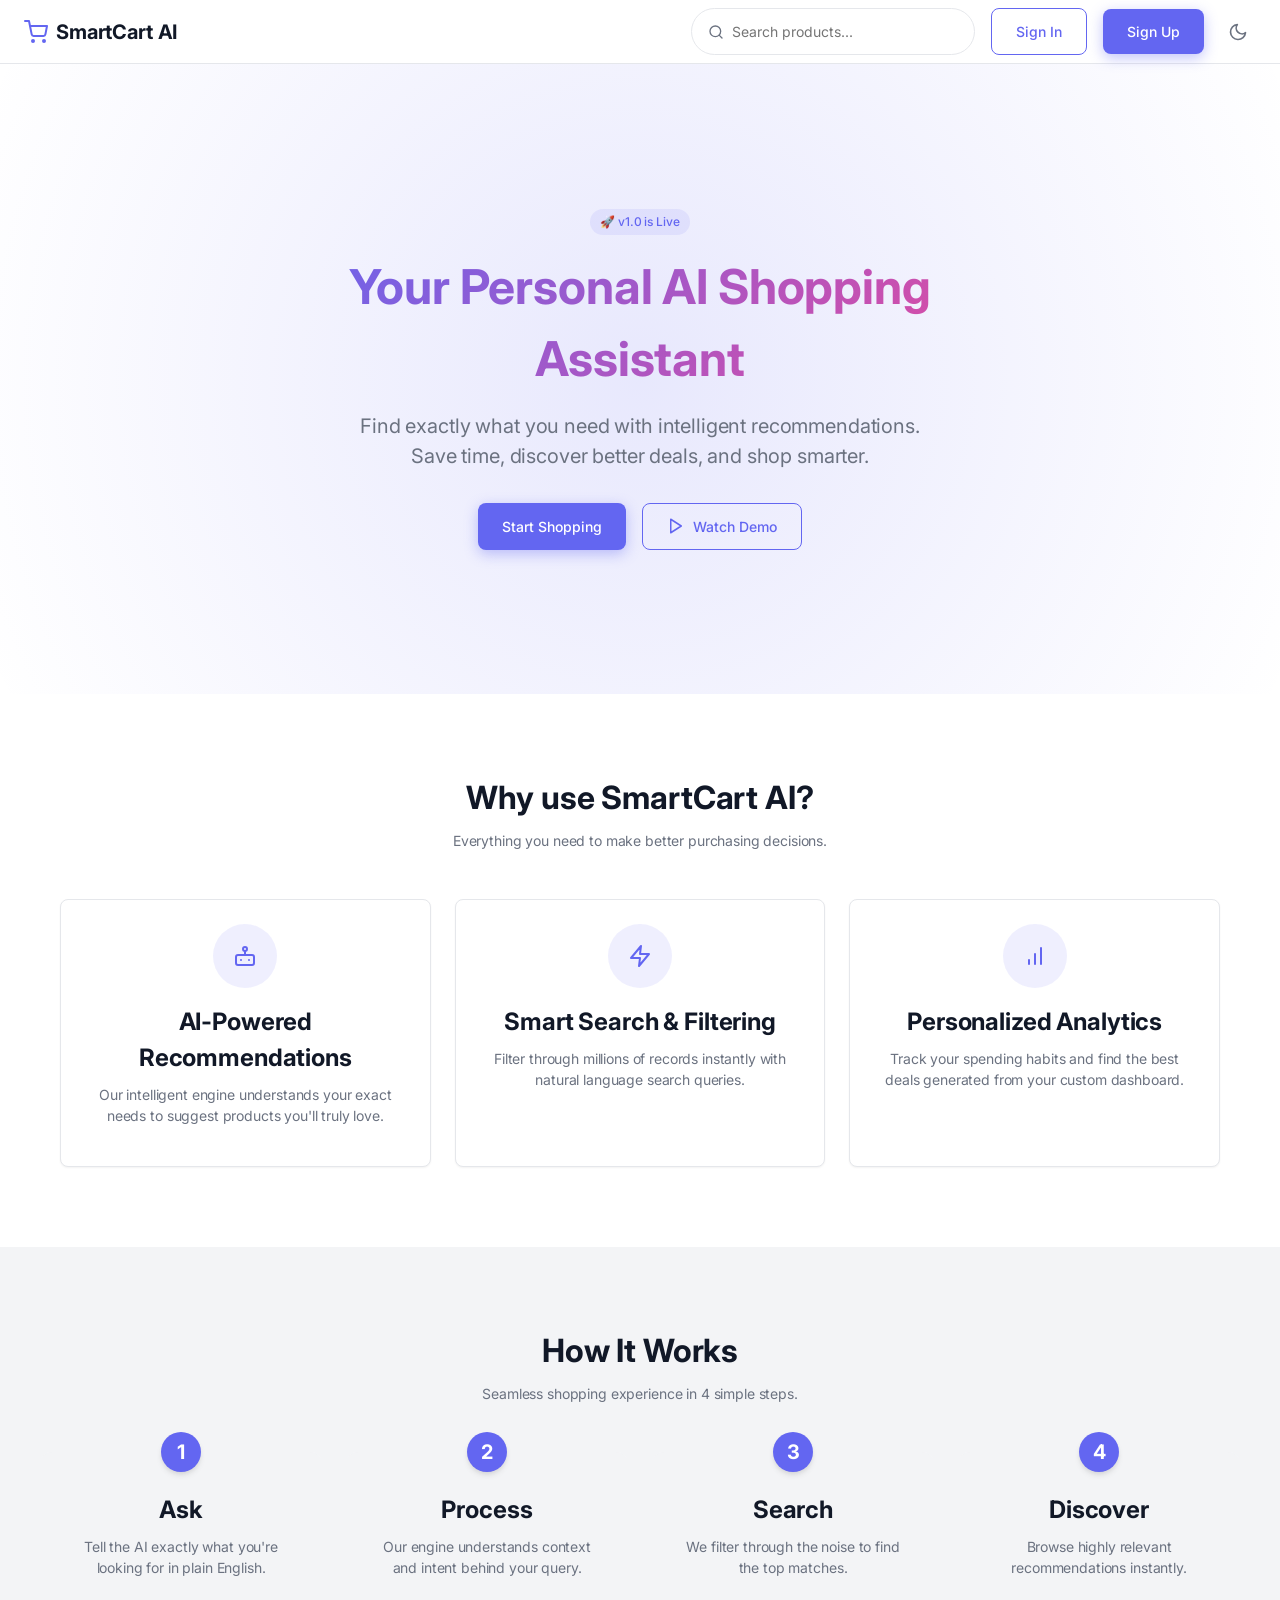
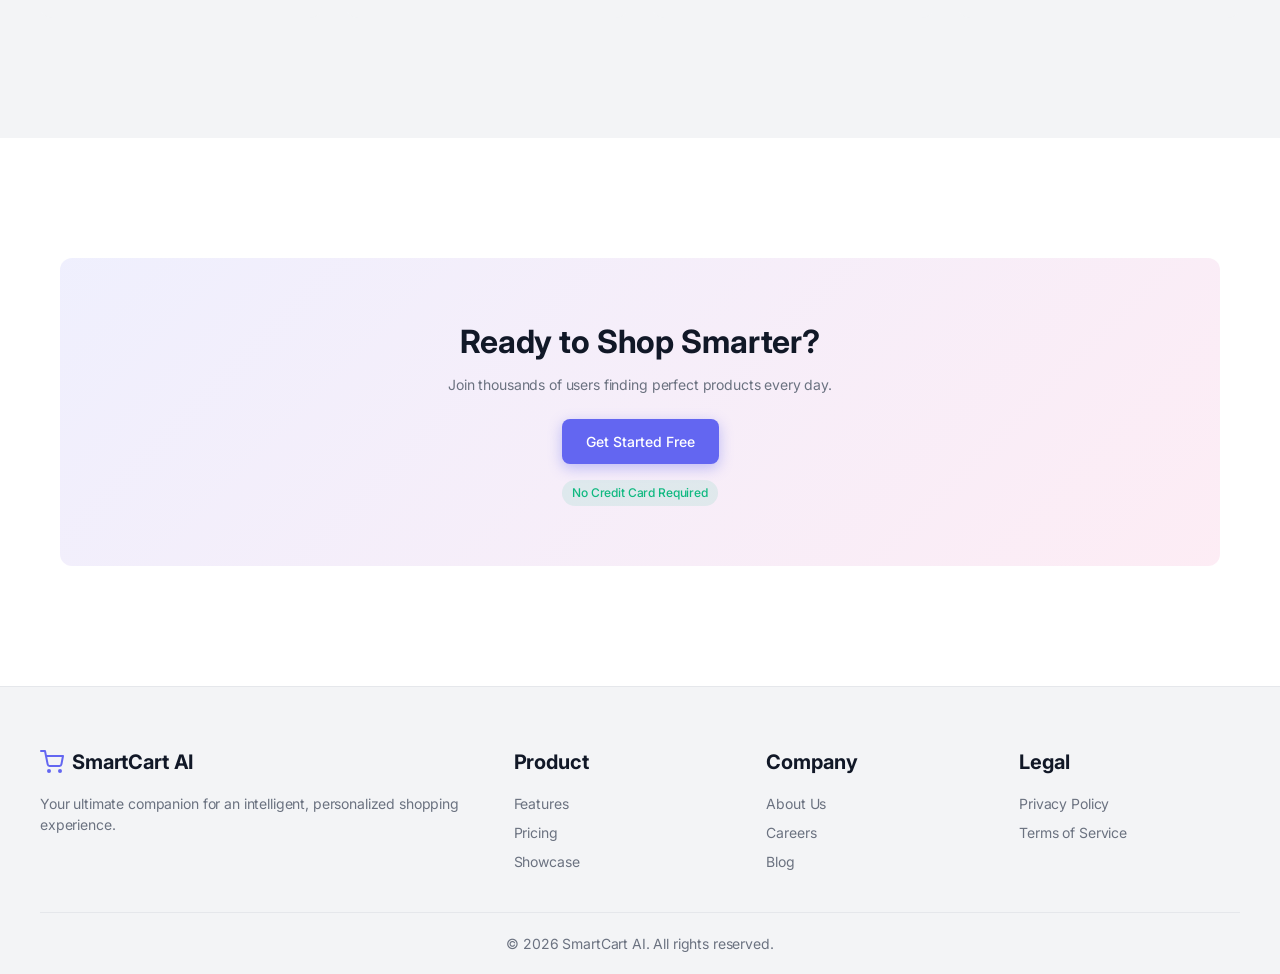
<file: index.html>
<!DOCTYPE html>
<html lang="en" data-theme="light">

<head>
  <meta charset="UTF-8">
  <meta name="viewport" content="width=device-width, initial-scale=1.0">
  <title>SmartCart AI - Shop Smarter</title>
  <meta name="description"
    content="Your Personal AI Shopping Assistant. Find exactly what you need with intelligent recommendations.">

  <!-- CSS -->
  <link rel="stylesheet" href="styles/index.css">
  <link rel="stylesheet" href="styles/components.css">
  <link rel="stylesheet" href="styles/landing.css">
</head>

<body>

  <!-- Navigation -->
  <nav class="navbar">
    <div class="nav-brand">
      <svg width="24" height="24" viewBox="0 0 24 24" fill="none" stroke="currentColor" stroke-width="2"
        stroke-linecap="round" stroke-linejoin="round">
        <circle cx="9" cy="21" r="1"></circle>
        <circle cx="20" cy="21" r="1"></circle>
        <path d="M1 1h4l2.68 13.39a2 2 0 0 0 2 1.61h9.72a2 2 0 0 0 2-1.61L23 6H6"></path>
      </svg>
      <span>SmartCart AI</span>
    </div>

    <div class="nav-actions">
      <div class="search-bar">
        <svg width="16" height="16" viewBox="0 0 24 24" fill="none" stroke="currentColor" stroke-width="2"
          stroke-linecap="round" stroke-linejoin="round">
          <circle cx="11" cy="11" r="8"></circle>
          <line x1="21" y1="21" x2="16.65" y2="16.65"></line>
        </svg>
        <input type="text" placeholder="Search products..." aria-label="Search">
      </div>
      <button class="btn btn-secondary" onclick="window.location.href='dashboard.html'">Sign In</button>
      <button class="btn btn-primary" onclick="window.location.href='dashboard.html'">Sign Up</button>
      <button id="theme-toggle" class="btn-icon" aria-label="Toggle Dark Mode">
        <!-- Icon injected by JS -->
      </button>
    </div>
  </nav>

  <!-- Hero Section -->
  <header class="hero">
    <div class="hero-bg"></div>
    <div class="badge badge-primary mb-4">🚀 v1.0 is Live</div>
    <h1 class="hero-title">Your Personal AI Shopping Assistant</h1>
    <p class="hero-subtitle">Find exactly what you need with intelligent recommendations. Save time, discover better
      deals, and shop smarter.</p>
    <div class="hero-actions">
      <button class="btn btn-primary" onclick="window.location.href='dashboard.html'">Start Shopping</button>
      <button class="btn btn-secondary">
        <svg width="18" height="18" viewBox="0 0 24 24" fill="none" stroke="currentColor" stroke-width="2"
          stroke-linecap="round" stroke-linejoin="round">
          <polygon points="5 3 19 12 5 21 5 3"></polygon>
        </svg>
        Watch Demo
      </button>
    </div>
  </header>

  <!-- Feature Highlights -->
  <section class="section-wrapper">
    <div class="section-header">
      <h2>Why use SmartCart AI?</h2>
      <p>Everything you need to make better purchasing decisions.</p>
    </div>
    <div class="features-grid">
      <div class="card feature-card">
        <div class="feature-icon">
          <svg width="24" height="24" viewBox="0 0 24 24" fill="none" stroke="currentColor" stroke-width="2"
            stroke-linecap="round" stroke-linejoin="round">
            <rect x="3" y="11" width="18" height="10" rx="2"></rect>
            <circle cx="12" cy="5" r="2"></circle>
            <path d="M12 7v4"></path>
            <line x1="8" y1="16" x2="8" y2="16"></line>
            <line x1="16" y1="16" x2="16" y2="16"></line>
          </svg>
        </div>
        <h3>AI-Powered Recommendations</h3>
        <p>Our intelligent engine understands your exact needs to suggest products you'll truly love.</p>
      </div>
      <div class="card feature-card">
        <div class="feature-icon">
          <svg width="24" height="24" viewBox="0 0 24 24" fill="none" stroke="currentColor" stroke-width="2"
            stroke-linecap="round" stroke-linejoin="round">
            <polygon points="13 2 3 14 12 14 11 22 21 10 12 10 13 2"></polygon>
          </svg>
        </div>
        <h3>Smart Search & Filtering</h3>
        <p>Filter through millions of records instantly with natural language search queries.</p>
      </div>
      <div class="card feature-card">
        <div class="feature-icon">
          <svg width="24" height="24" viewBox="0 0 24 24" fill="none" stroke="currentColor" stroke-width="2"
            stroke-linecap="round" stroke-linejoin="round">
            <path d="M12 20V10"></path>
            <path d="M18 20V4"></path>
            <path d="M6 20v-4"></path>
          </svg>
        </div>
        <h3>Personalized Analytics</h3>
        <p>Track your spending habits and find the best deals generated from your custom dashboard.</p>
      </div>
    </div>
  </section>

  <!-- How It Works -->
  <section class="section-wrapper"
    style="background-color: var(--color-bg-alt); max-width: 100%; padding-bottom: 120px;">
    <div style="max-width: 1200px; margin: 0 auto;">
      <div class="section-header">
        <h2>How It Works</h2>
        <p>Seamless shopping experience in 4 simple steps.</p>
      </div>
      <div class="steps-container">
        <div class="step-card">
          <div class="step-number">1</div>
          <h3>Ask</h3>
          <p>Tell the AI exactly what you're looking for in plain English.</p>
        </div>
        <div class="step-card">
          <div class="step-number">2</div>
          <h3>Process</h3>
          <p>Our engine understands context and intent behind your query.</p>
        </div>
        <div class="step-card">
          <div class="step-number">3</div>
          <h3>Search</h3>
          <p>We filter through the noise to find the top matches.</p>
        </div>
        <div class="step-card">
          <div class="step-number">4</div>
          <h3>Discover</h3>
          <p>Browse highly relevant recommendations instantly.</p>
        </div>
      </div>
    </div>
  </section>

  <!-- CTA Section -->
  <section class="section-wrapper">
    <div class="cta-section">
      <h2>Ready to Shop Smarter?</h2>
      <p style="margin-bottom: var(--spacing-lg);">Join thousands of users finding perfect products every day.</p>
      <button class="btn btn-primary" onclick="window.location.href='dashboard.html'">Get Started Free</button>
      <div class="mt-4">
        <span class="badge badge-success">No Credit Card Required</span>
      </div>
    </div>
  </section>

  <!-- Footer -->
  <footer class="footer">
    <div class="footer-grid">
      <div class="footer-column">
        <div class="nav-brand mb-4">
          <svg width="24" height="24" viewBox="0 0 24 24" fill="none" stroke="currentColor" stroke-width="2"
            stroke-linecap="round" stroke-linejoin="round">
            <circle cx="9" cy="21" r="1"></circle>
            <circle cx="20" cy="21" r="1"></circle>
            <path d="M1 1h4l2.68 13.39a2 2 0 0 0 2 1.61h9.72a2 2 0 0 0 2-1.61L23 6H6"></path>
          </svg>
          <span>SmartCart AI</span>
        </div>
        <p>Your ultimate companion for an intelligent, personalized shopping experience.</p>
      </div>
      <div class="footer-column">
        <h4>Product</h4>
        <div class="footer-links">
          <a href="#">Features</a>
          <a href="#">Pricing</a>
          <a href="#">Showcase</a>
        </div>
      </div>
      <div class="footer-column">
        <h4>Company</h4>
        <div class="footer-links">
          <a href="#">About Us</a>
          <a href="#">Careers</a>
          <a href="#">Blog</a>
        </div>
      </div>
      <div class="footer-column">
        <h4>Legal</h4>
        <div class="footer-links">
          <a href="#">Privacy Policy</a>
          <a href="#">Terms of Service</a>
        </div>
      </div>
    </div>
    <div class="footer-bottom">
      &copy; 2026 SmartCart AI. All rights reserved.
    </div>
  </footer>

  <!-- Scripts -->
  <script src="scripts/app.js"></script>
</body>

</html>
</file>
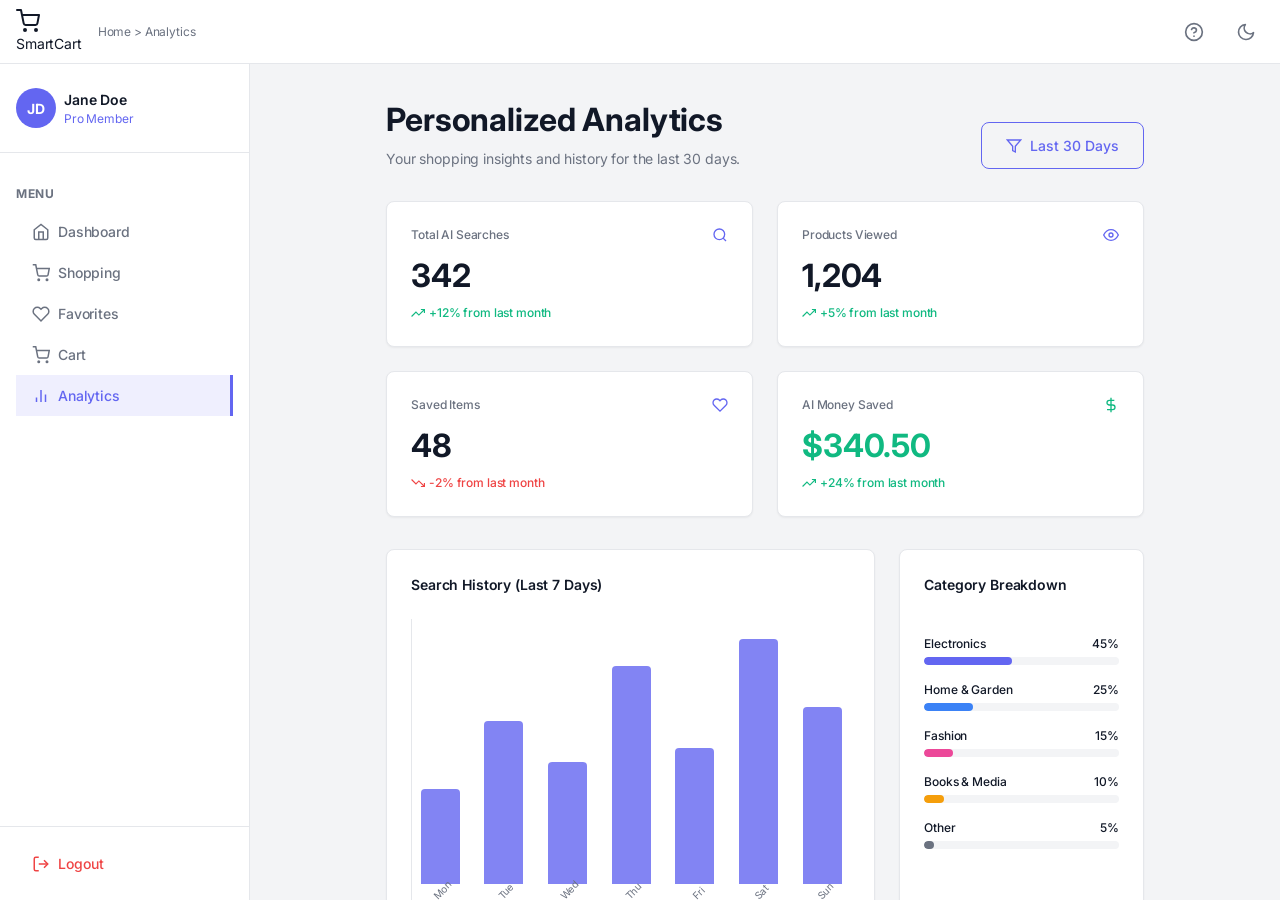
<file: analytics.html>
<!DOCTYPE html>
<html lang="en" data-theme="dark"> <!-- Starting in dark mode for variety -->

<head>
  <meta charset="UTF-8">
  <meta name="viewport" content="width=device-width, initial-scale=1.0">
  <title>Analytics - SmartCart AI</title>

  <link rel="stylesheet" href="styles/index.css">
  <link rel="stylesheet" href="styles/components.css">
  <link rel="stylesheet" href="styles/dashboard.css">
  <link rel="stylesheet" href="styles/analytics.css">
</head>

<body class="dashboard-body">

  <!-- Dashboard Header -->
  <header class="dashboard-header">
    <div class="header-left">
      <div class="nav-brand" style="cursor: pointer;" onclick="window.location.href='index.html'">
        <svg width="24" height="24" viewBox="0 0 24 24" fill="none" stroke="currentColor" stroke-width="2"
          stroke-linecap="round" stroke-linejoin="round">
          <circle cx="9" cy="21" r="1"></circle>
          <circle cx="20" cy="21" r="1"></circle>
          <path d="M1 1h4l2.68 13.39a2 2 0 0 0 2 1.61h9.72a2 2 0 0 0 2-1.61L23 6H6"></path>
        </svg>
        <span>SmartCart</span>
      </div>
      <div class="breadcrumb">
        Home &gt; Analytics
      </div>
    </div>
    <div class="header-right">
      <button class="btn-icon" aria-label="Help">
        <svg width="20" height="20" viewBox="0 0 24 24" fill="none" stroke="currentColor" stroke-width="2"
          stroke-linecap="round" stroke-linejoin="round">
          <circle cx="12" cy="12" r="10"></circle>
          <path d="M9.09 9a3 3 0 0 1 5.83 1c0 2-3 3-3 3"></path>
          <line x1="12" y1="17" x2="12.01" y2="17"></line>
        </svg>
      </button>
      <button id="theme-toggle" class="btn-icon" aria-label="Toggle Dark Mode"></button>
    </div>
  </header>

  <!-- Main Layout -->
  <div class="dashboard-layout">

    <!-- Left Sidebar (Reused from Dashboard) -->
    <aside class="sidebar-left">
      <div class="user-profile">
        <div class="avatar">JD</div>
        <div>
          <div style="font-weight: 600;">Jane Doe</div>
          <div style="font-size: var(--font-size-sm); color: var(--color-primary);">Pro Member</div>
        </div>
      </div>

      <nav class="sidebar-nav">
        <div class="sidebar-section">
          <h4>Menu</h4>
          <a href="dashboard.html" class="nav-item">
            <svg width="18" height="18" viewBox="0 0 24 24" fill="none" stroke="currentColor" stroke-width="2">
              <path d="M3 9l9-7 9 7v11a2 2 0 0 1-2 2H5a2 2 0 0 1-2-2z"></path>
              <polyline points="9 22 9 12 15 12 15 22"></polyline>
            </svg>
            Dashboard
          </a>
          <a href="search.html" class="nav-item">
            <svg width="18" height="18" viewBox="0 0 24 24" fill="none" stroke="currentColor" stroke-width="2">
              <circle cx="9" cy="21" r="1"></circle>
              <circle cx="20" cy="21" r="1"></circle>
              <path d="M1 1h4l2.68 13.39a2 2 0 0 0 2 1.61h9.72a2 2 0 0 0 2-1.61L23 6H6"></path>
            </svg>
            Shopping
          </a>
          <a href="#" class="nav-item">
            <svg width="18" height="18" viewBox="0 0 24 24" fill="none" stroke="currentColor" stroke-width="2">
              <path
                d="M20.84 4.61a5.5 5.5 0 0 0-7.78 0L12 5.67l-1.06-1.06a5.5 5.5 0 0 0-7.78 7.78l1.06 1.06L12 21.23l7.78-7.78 1.06-1.06a5.5 5.5 0 0 0 0-7.78z">
              </path>
            </svg>
            Favorites
          </a>
          <a href="cart.html" class="nav-item">
            <svg width="18" height="18" viewBox="0 0 24 24" fill="none" stroke="currentColor" stroke-width="2">
              <circle cx="9" cy="21" r="1"></circle>
              <circle cx="20" cy="21" r="1"></circle>
              <path d="M1 1h4l2.68 13.39a2 2 0 0 0 2 1.61h9.72a2 2 0 0 0 2-1.61L23 6H6"></path>
            </svg>
            Cart
          </a>
          <a href="analytics.html" class="nav-item active">
            <svg width="18" height="18" viewBox="0 0 24 24" fill="none" stroke="currentColor" stroke-width="2">
              <line x1="18" y1="20" x2="18" y2="10"></line>
              <line x1="12" y1="20" x2="12" y2="4"></line>
              <line x1="6" y1="20" x2="6" y2="14"></line>
            </svg>
            Analytics
          </a>
        </div>
      </nav>
      <div style="padding: var(--spacing-md); border-top: 1px solid var(--color-border);">
        <button class="nav-item"
          style="width: 100%; border: none; background: none; color: var(--color-danger); cursor: pointer;"
          onclick="window.location.href='index.html'">
          <svg width="18" height="18" viewBox="0 0 24 24" fill="none" stroke="currentColor" stroke-width="2">
            <path d="M9 21H5a2 2 0 0 1-2-2V5a2 2 0 0 1 2-2h4"></path>
            <polyline points="16 17 21 12 16 7"></polyline>
            <line x1="21" y1="12" x2="9" y2="12"></line>
          </svg>
          Logout
        </button>
      </div>
    </aside>

    <!-- Main Analytics Content -->
    <main class="chat-main" style="overflow-y: auto;">
      <div class="analytics-layout">

        <div class="page-header">
          <div class="page-title">
            <h1>Personalized Analytics</h1>
            <p>Your shopping insights and history for the last 30 days.</p>
          </div>
          <div>
            <button class="btn btn-secondary">
              <svg width="16" height="16" viewBox="0 0 24 24" fill="none" stroke="currentColor" stroke-width="2"
                class="mr-2">
                <polygon points="22 3 2 3 10 12.46 10 19 14 21 14 12.46 22 3"></polygon>
              </svg> Last 30 Days
            </button>
          </div>
        </div>

        <!-- Quick Stats -->
        <div class="stats-grid">
          <div class="card stat-card">
            <div class="stat-header">
              <span>Total AI Searches</span>
              <svg width="16" height="16" viewBox="0 0 24 24" fill="none" stroke="var(--color-primary)"
                stroke-width="2">
                <circle cx="11" cy="11" r="8"></circle>
                <line x1="21" y1="21" x2="16.65" y2="16.65"></line>
              </svg>
            </div>
            <div class="stat-value">342</div>
            <div class="stat-trend trend-up">
              <svg width="14" height="14" viewBox="0 0 24 24" fill="none" stroke="currentColor" stroke-width="2">
                <polyline points="23 6 13.5 15.5 8.5 10.5 1 18"></polyline>
                <polyline points="17 6 23 6 23 12"></polyline>
              </svg>
              <span>+12% from last month</span>
            </div>
          </div>

          <div class="card stat-card">
            <div class="stat-header">
              <span>Products Viewed</span>
              <svg width="16" height="16" viewBox="0 0 24 24" fill="none" stroke="var(--color-primary)"
                stroke-width="2">
                <path d="M1 12s4-8 11-8 11 8 11 8-4 8-11 8-11-8-11-8z"></path>
                <circle cx="12" cy="12" r="3"></circle>
              </svg>
            </div>
            <div class="stat-value">1,204</div>
            <div class="stat-trend trend-up">
              <svg width="14" height="14" viewBox="0 0 24 24" fill="none" stroke="currentColor" stroke-width="2">
                <polyline points="23 6 13.5 15.5 8.5 10.5 1 18"></polyline>
                <polyline points="17 6 23 6 23 12"></polyline>
              </svg>
              <span>+5% from last month</span>
            </div>
          </div>

          <div class="card stat-card">
            <div class="stat-header">
              <span>Saved Items</span>
              <svg width="16" height="16" viewBox="0 0 24 24" fill="none" stroke="var(--color-primary)"
                stroke-width="2">
                <path
                  d="M20.84 4.61a5.5 5.5 0 0 0-7.78 0L12 5.67l-1.06-1.06a5.5 5.5 0 0 0-7.78 7.78l1.06 1.06L12 21.23l7.78-7.78 1.06-1.06a5.5 5.5 0 0 0 0-7.78z">
                </path>
              </svg>
            </div>
            <div class="stat-value">48</div>
            <div class="stat-trend trend-down">
              <svg width="14" height="14" viewBox="0 0 24 24" fill="none" stroke="currentColor" stroke-width="2">
                <polyline points="23 18 13.5 8.5 8.5 13.5 1 6"></polyline>
                <polyline points="17 18 23 18 23 12"></polyline>
              </svg>
              <span>-2% from last month</span>
            </div>
          </div>

          <div class="card stat-card">
            <div class="stat-header">
              <span>AI Money Saved</span>
              <svg width="16" height="16" viewBox="0 0 24 24" fill="none" stroke="var(--color-success)"
                stroke-width="2">
                <line x1="12" y1="1" x2="12" y2="23"></line>
                <path d="M17 5H9.5a3.5 3.5 0 0 0 0 7h5a3.5 3.5 0 0 1 0 7H6"></path>
              </svg>
            </div>
            <div class="stat-value" style="color: var(--color-success);">$340.50</div>
            <div class="stat-trend trend-up">
              <svg width="14" height="14" viewBox="0 0 24 24" fill="none" stroke="currentColor" stroke-width="2">
                <polyline points="23 6 13.5 15.5 8.5 10.5 1 18"></polyline>
                <polyline points="17 6 23 6 23 12"></polyline>
              </svg>
              <span>+24% from last month</span>
            </div>
          </div>
        </div>

        <!-- Charts Grid -->
        <div class="charts-grid">

          <div class="card chart-card">
            <div class="chart-header">Search History (Last 7 Days)</div>
            <div class="chart-container">
              <!-- Grid lines effect via CSS border on container -->
              <div class="bar-col">
                <div class="bar"></div><span class="bar-label">Mon</span>
              </div>
              <div class="bar-col">
                <div class="bar"></div><span class="bar-label">Tue</span>
              </div>
              <div class="bar-col">
                <div class="bar"></div><span class="bar-label">Wed</span>
              </div>
              <div class="bar-col">
                <div class="bar"></div><span class="bar-label">Thu</span>
              </div>
              <div class="bar-col">
                <div class="bar"></div><span class="bar-label">Fri</span>
              </div>
              <div class="bar-col">
                <div class="bar"></div><span class="bar-label">Sat</span>
              </div>
              <div class="bar-col">
                <div class="bar"></div><span class="bar-label">Sun</span>
              </div>
            </div>
          </div>

          <div class="card chart-card">
            <div class="chart-header">Category Breakdown</div>
            <div class="breakdown-list">

              <div class="progress-item">
                <div class="progress-header">
                  <span>Electronics</span>
                  <span>45%</span>
                </div>
                <div class="progress-track">
                  <div class="progress-fill" style="width: 45%; background-color: var(--color-primary);"></div>
                </div>
              </div>

              <div class="progress-item">
                <div class="progress-header">
                  <span>Home & Garden</span>
                  <span>25%</span>
                </div>
                <div class="progress-track">
                  <div class="progress-fill" style="width: 25%; background-color: #3b82f6;"></div>
                </div>
              </div>

              <div class="progress-item">
                <div class="progress-header">
                  <span>Fashion</span>
                  <span>15%</span>
                </div>
                <div class="progress-track">
                  <div class="progress-fill" style="width: 15%; background-color: #ec4899;"></div>
                </div>
              </div>

              <div class="progress-item">
                <div class="progress-header">
                  <span>Books & Media</span>
                  <span>10%</span>
                </div>
                <div class="progress-track">
                  <div class="progress-fill" style="width: 10%; background-color: #f59e0b;"></div>
                </div>
              </div>

              <div class="progress-item">
                <div class="progress-header">
                  <span>Other</span>
                  <span>5%</span>
                </div>
                <div class="progress-track">
                  <div class="progress-fill" style="width: 5%; background-color: var(--color-text-muted);"></div>
                </div>
              </div>

            </div>
          </div>

        </div>

        <!-- Data Table -->
        <div class="card" style="margin-bottom: var(--spacing-xl);">
          <div class="chart-header">Recent AI Recommendations</div>
          <div class="table-container">
            <table class="data-table">
              <thead>
                <tr>
                  <th>Product</th>
                  <th>Category</th>
                  <th>Match Score</th>
                  <th>Price</th>
                  <th>Action</th>
                </tr>
              </thead>
              <tbody>
                <tr>
                  <td><a href="product.html">Premium Wireless Headphones Pro</a></td>
                  <td>Electronics</td>
                  <td><span class="badge badge-success">98% Match</span></td>
                  <td>$249.99</td>
                  <td><button class="btn btn-secondary" style="padding: 4px 8px; font-size: var(--font-size-sm);"
                      onclick="showToast('Added to Cart!')">Add to Cart</button></td>
                </tr>
                <tr>
                  <td><a href="#">Ergonomic Office Chair V2</a></td>
                  <td>Furniture</td>
                  <td><span class="badge badge-primary">92% Match</span></td>
                  <td>$189.50</td>
                  <td><button class="btn btn-secondary" style="padding: 4px 8px; font-size: var(--font-size-sm);"
                      onclick="showToast('Added to Cart!')">Add to Cart</button></td>
                </tr>
                <tr>
                  <td><a href="#">Mechanical Keyboard (Red Switches)</a></td>
                  <td>Electronics</td>
                  <td><span class="badge badge-warning">85% Match</span></td>
                  <td>$105.00</td>
                  <td><button class="btn btn-secondary" style="padding: 4px 8px; font-size: var(--font-size-sm);"
                      onclick="showToast('Added to Cart!')">Add to Cart</button></td>
                </tr>
                <tr>
                  <td><a href="#">Noise Isolating Earplugs</a></td>
                  <td>Health</td>
                  <td><span class="badge badge-primary">88% Match</span></td>
                  <td>$22.00</td>
                  <td><button class="btn btn-secondary" style="padding: 4px 8px; font-size: var(--font-size-sm);"
                      onclick="showToast('Added to Cart!')">Add to Cart</button></td>
                </tr>
              </tbody>
            </table>
          </div>
        </div>

      </div>
    </main>

  </div>

  <script src="scripts/app.js"></script>
  <script src="scripts/analytics.js"></script>
</body>

</html>
</file>
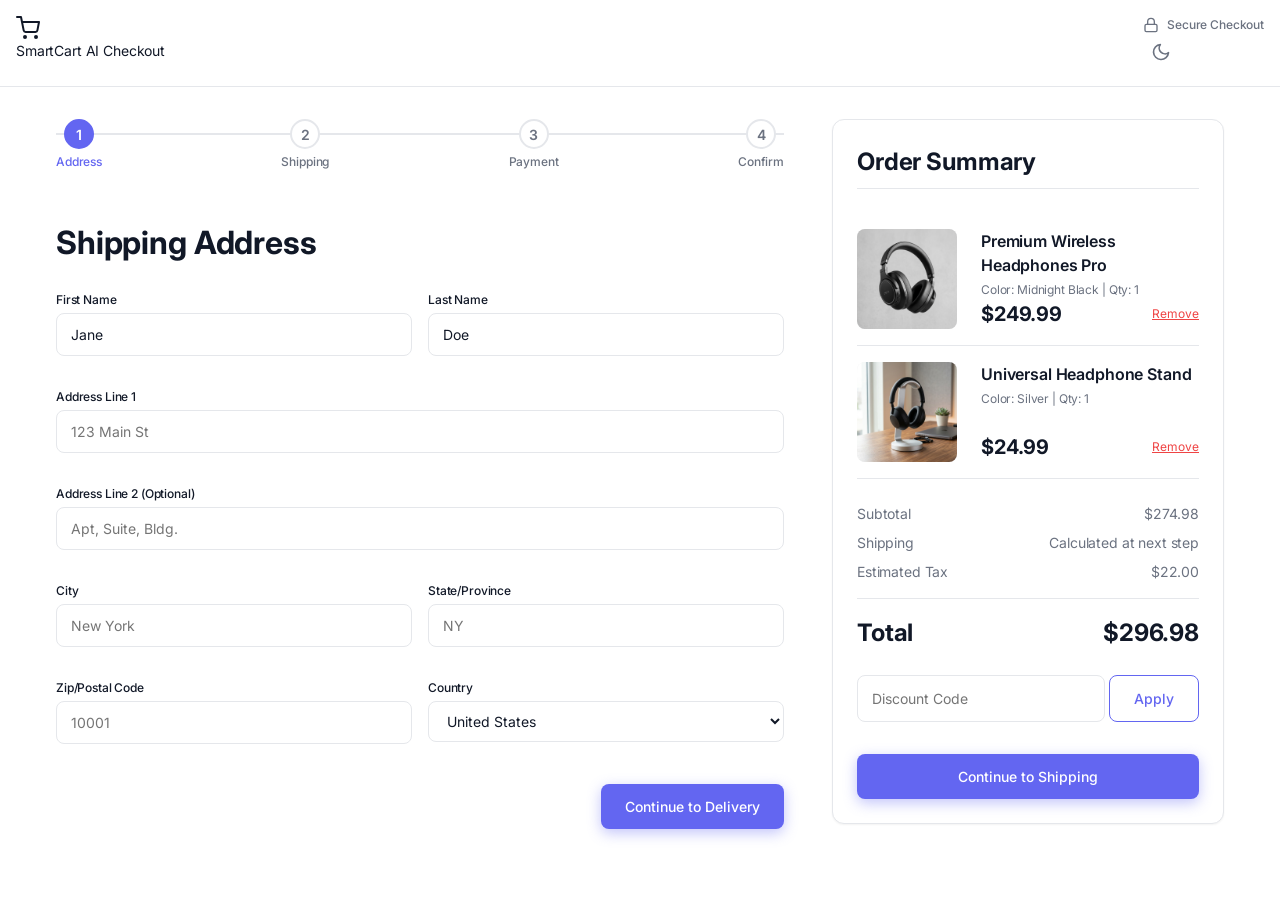
<file: cart.html>
<!DOCTYPE html>
<html lang="en" data-theme="light">

<head>
  <meta charset="UTF-8">
  <meta name="viewport" content="width=device-width, initial-scale=1.0">
  <title>Checkout - SmartCart AI</title>

  <link rel="stylesheet" href="styles/index.css">
  <link rel="stylesheet" href="styles/components.css">
  <link rel="stylesheet" href="styles/cart.css">
</head>

<body>

  <!-- Navbar -->
  <nav class="navbar"
    style="border-bottom: 1px solid var(--color-border); padding: 16px; display: flex; justify-content: space-between;">
    <div class="nav-brand" style="cursor: pointer;" onclick="window.location.href='index.html'">
      <svg width="24" height="24" viewBox="0 0 24 24" fill="none" stroke="currentColor" stroke-width="2"
        stroke-linecap="round" stroke-linejoin="round">
        <circle cx="9" cy="21" r="1"></circle>
        <circle cx="20" cy="21" r="1"></circle>
        <path d="M1 1h4l2.68 13.39a2 2 0 0 0 2 1.61h9.72a2 2 0 0 0 2-1.61L23 6H6"></path>
      </svg>
      <span>SmartCart AI Checkout</span>
    </div>

    <div class="nav-actions">
      <div
        style="display: flex; align-items: center; gap: 8px; font-weight: 500; font-size: var(--font-size-sm); color: var(--color-text-muted);">
        <svg width="16" height="16" viewBox="0 0 24 24" fill="none" stroke="currentColor" stroke-width="2">
          <rect x="3" y="11" width="18" height="11" rx="2" ry="2"></rect>
          <path d="M7 11V7a5 5 0 0 1 10 0v4"></path>
        </svg>
        Secure Checkout
      </div>
      <button id="theme-toggle" class="btn-icon" aria-label="Toggle Dark Mode"></button>
    </div>
  </nav>

  <!-- Main Layout -->
  <main class="checkout-layout">

    <!-- Left Column (Steps & Forms) -->
    <div class="checkout-main">

      <!-- Step Indicators -->
      <div class="checkout-steps">
        <div class="step-indicator active" data-step="1">
          <div class="step-circle">1</div>
          <span class="step-label">Address</span>
        </div>
        <div class="step-indicator" data-step="2">
          <div class="step-circle">2</div>
          <span class="step-label">Shipping</span>
        </div>
        <div class="step-indicator" data-step="3">
          <div class="step-circle">3</div>
          <span class="step-label">Payment</span>
        </div>
        <div class="step-indicator" data-step="4">
          <div class="step-circle">4</div>
          <span class="step-label">Confirm</span>
        </div>
      </div>

      <!-- Steps Content -->
      <div id="step-1" class="checkout-panel active">
        <h2 style="margin-bottom: var(--spacing-lg);">Shipping Address</h2>
        <div class="form-grid">
          <div class="input-group">
            <label class="input-label">First Name</label>
            <input type="text" class="input-field" value="Jane">
          </div>
          <div class="input-group">
            <label class="input-label">Last Name</label>
            <input type="text" class="input-field" value="Doe">
          </div>
          <div class="input-group full-width">
            <label class="input-label">Address Line 1</label>
            <input type="text" id="shipping-address" class="input-field" placeholder="123 Main St">
          </div>
          <div class="input-group full-width">
            <label class="input-label">Address Line 2 (Optional)</label>
            <input type="text" class="input-field" placeholder="Apt, Suite, Bldg.">
          </div>
          <div class="input-group">
            <label class="input-label">City</label>
            <input type="text" class="input-field" placeholder="New York">
          </div>
          <div class="input-group">
            <label class="input-label">State/Province</label>
            <input type="text" class="input-field" placeholder="NY">
          </div>
          <div class="input-group">
            <label class="input-label">Zip/Postal Code</label>
            <input type="text" class="input-field" placeholder="10001">
          </div>
          <div class="input-group">
            <label class="input-label">Country</label>
            <select class="input-field">
              <option>United States</option>
              <option>Canada</option>
              <option>United Kingdom</option>
            </select>
          </div>
        </div>
        <div style="display: flex; justify-content: flex-end; margin-top: var(--spacing-lg);">
          <button class="btn btn-primary btn-next-step">Continue to Delivery</button>
        </div>
      </div>

      <div id="step-2" class="checkout-panel">
        <h2 style="margin-bottom: var(--spacing-lg);">Delivery Method</h2>
        <div class="radio-group" style="margin-bottom: var(--spacing-xl);">

          <label class="radio-card selected">
            <input type="radio" name="shipping" checked>
            <div style="flex: 1;">
              <div style="display: flex; justify-content: space-between; font-weight: 600;">
                <span>Free Standard Shipping</span>
                <span>Free</span>
              </div>
              <div style="font-size: var(--font-size-sm); color: var(--color-text-muted); margin-top: 4px;">Delivers in
                3-5 business days</div>
            </div>
          </label>

          <label class="radio-card">
            <input type="radio" name="shipping">
            <div style="flex: 1;">
              <div style="display: flex; justify-content: space-between; font-weight: 600;">
                <span>Express Shipping</span>
                <span>$12.99</span>
              </div>
              <div style="font-size: var(--font-size-sm); color: var(--color-text-muted); margin-top: 4px;">Delivers in
                1-2 business days</div>
            </div>
          </label>

        </div>
        <div style="display: flex; justify-content: space-between;">
          <button class="btn btn-secondary btn-prev-step">Back</button>
          <button class="btn btn-primary btn-next-step">Continue to Payment</button>
        </div>
      </div>

      <div id="step-3" class="checkout-panel">
        <h2 style="margin-bottom: var(--spacing-lg);">Payment Method</h2>

        <div class="form-grid"
          style="margin-bottom: var(--spacing-lg); padding: var(--spacing-md); border: 1px solid var(--color-border); border-radius: var(--radius-md);">
          <div class="input-group full-width">
            <label class="input-label">Name on Card</label>
            <input type="text" class="input-field" placeholder="Jane Doe">
          </div>
          <div class="input-group full-width">
            <label class="input-label">Card Number</label>
            <input type="text" class="input-field" placeholder="0000 0000 0000 0000">
          </div>
          <div class="input-group">
            <label class="input-label">Expiration Date</label>
            <input type="text" class="input-field" placeholder="MM/YY">
          </div>
          <div class="input-group">
            <label class="input-label">CVV</label>
            <input type="text" class="input-field" placeholder="123">
          </div>
        </div>

        <div style="margin-bottom: var(--spacing-xl);">
          <label class="checkbox-label">
            <input type="checkbox" checked>
            Billing address is the same as shipping address
          </label>
        </div>

        <div style="display: flex; justify-content: space-between;">
          <button class="btn btn-secondary btn-prev-step">Back</button>
          <button class="btn btn-primary btn-next-step">Place Order</button>
        </div>
      </div>

      <div id="step-4" class="checkout-panel">
        <!-- Confimation generated via JS -->
      </div>

    </div>

    <!-- Right Sidebar (Order Summary) -->
    <div class="checkout-sidebar">
      <div class="summary-card">
        <h3
          style="margin-bottom: var(--spacing-lg); padding-bottom: var(--spacing-sm); border-bottom: 1px solid var(--color-border);">
          Order Summary</h3>

        <div style="margin-bottom: var(--spacing-lg);">

          <div class="cart-item">
            <div class="cart-item-img">
              <img src="assets/headphones_pro.png" alt="Premium Wireless Headphones Pro"
                style="width: 100%; height: 100%; object-fit: cover; border-radius: inherit;">
            </div>
            <div class="cart-item-details">
              <a href="product.html" class="cart-item-title">Premium Wireless Headphones Pro</a>
              <div class="cart-item-meta">Color: Midnight Black | Qty: 1</div>
              <div class="cart-item-actions">
                <span class="cart-item-price">$249.99</span>
                <button class="btn-remove" onclick="removeItem(this)">Remove</button>
              </div>
            </div>
          </div>

          <div class="cart-item">
            <div class="cart-item-img">
              <img src="assets/headphone_stand.png" alt="Universal Headphone Stand"
                style="width: 100%; height: 100%; object-fit: cover; border-radius: inherit;">
            </div>
            <div class="cart-item-details">
              <a href="#" class="cart-item-title">Universal Headphone Stand</a>
              <div class="cart-item-meta">Color: Silver | Qty: 1</div>
              <div class="cart-item-actions">
                <span class="cart-item-price">$24.99</span>
                <button class="btn-remove" onclick="removeItem(this)">Remove</button>
              </div>
            </div>
          </div>

        </div>

        <div class="summary-row">
          <span>Subtotal</span>
          <span>$274.98</span>
        </div>
        <div class="summary-row">
          <span>Shipping</span>
          <span>Calculated at next step</span>
        </div>
        <div class="summary-row">
          <span>Estimated Tax</span>
          <span>$22.00</span>
        </div>

        <div class="summary-total">
          <span>Total</span>
          <span>$296.98</span>
        </div>

        <div class="promo-input">
          <input type="text" class="input-field" placeholder="Discount Code">
          <button class="btn btn-secondary">Apply</button>
        </div>

        <div id="checkout-sidebar-actions" style="margin-top: var(--spacing-xl);">
          <button id="sidebar-main-btn" class="btn btn-primary btn-next-step" style="width: 100%;">Continue to
            Shipping</button>
        </div>

      </div>
    </div>

  </main>

  <script src="scripts/app.js"></script>
  <script src="scripts/cart.js"></script>
</body>

</html>
</file>
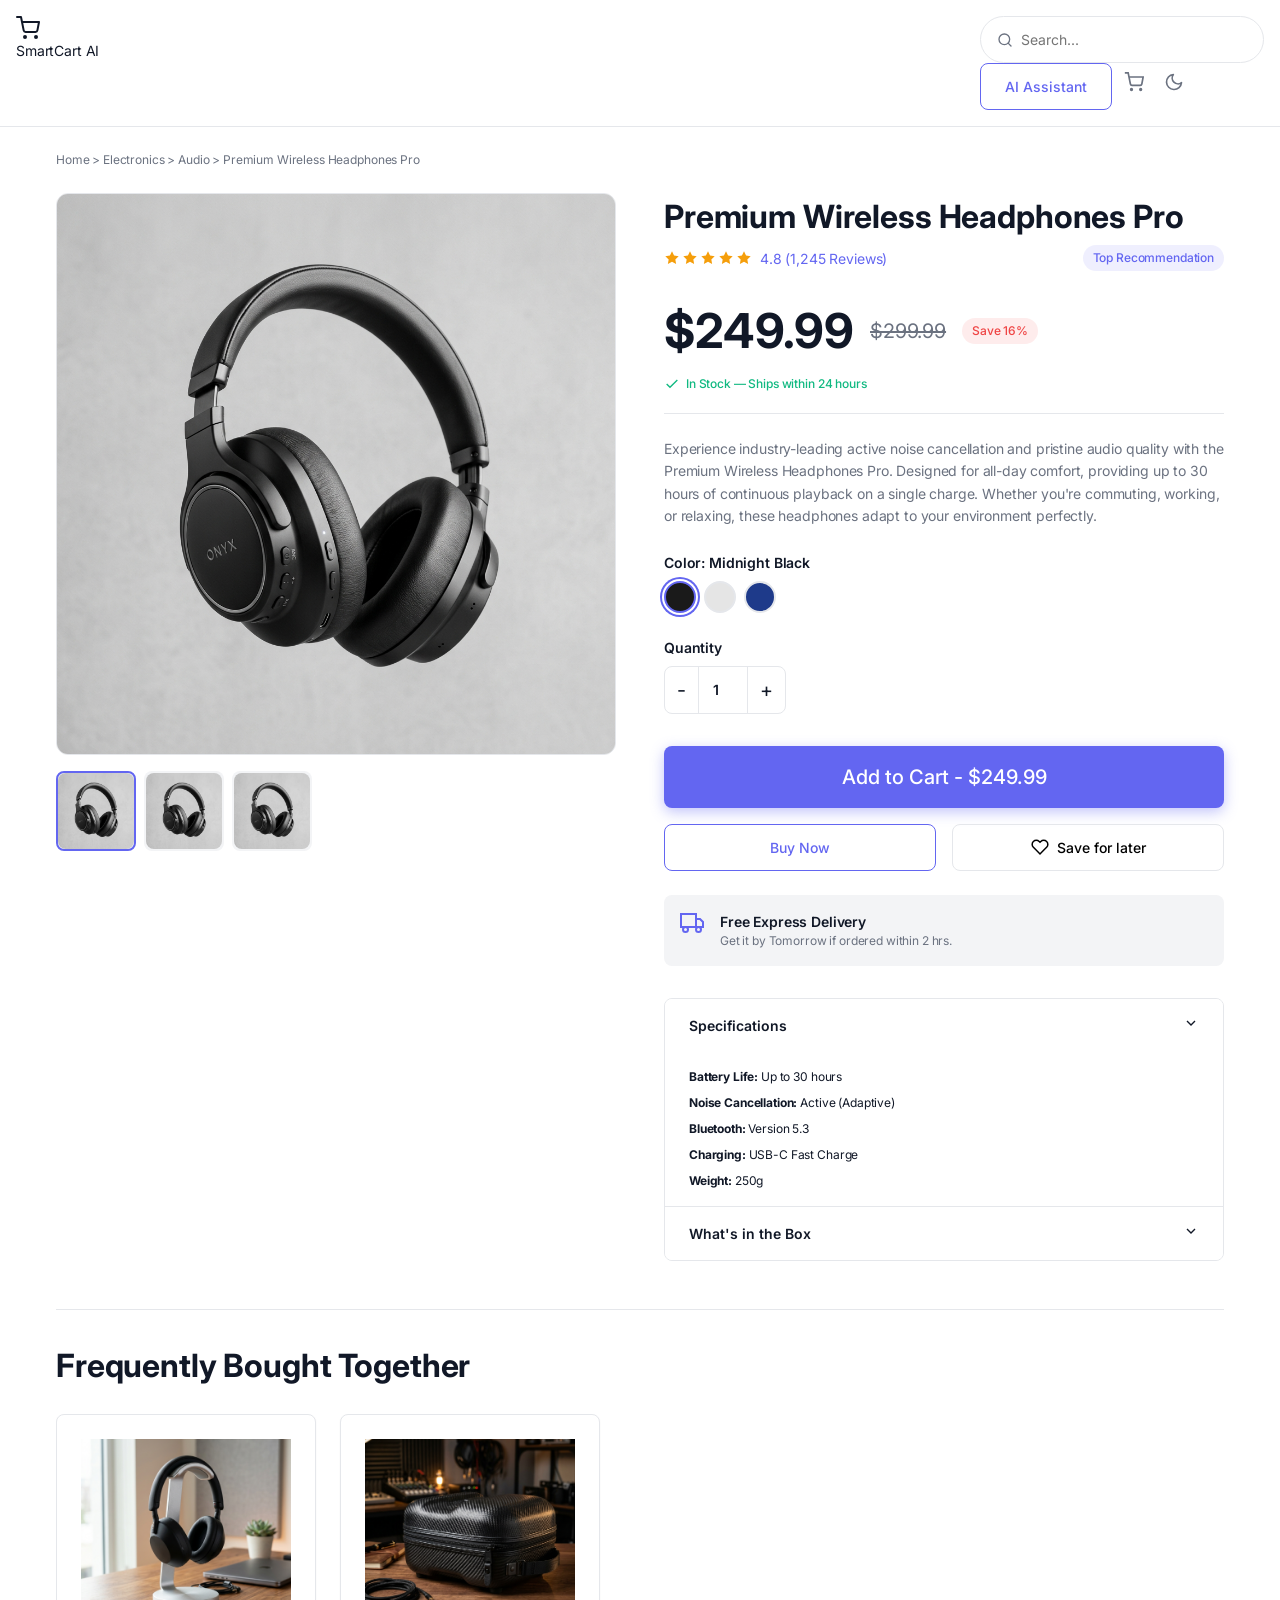
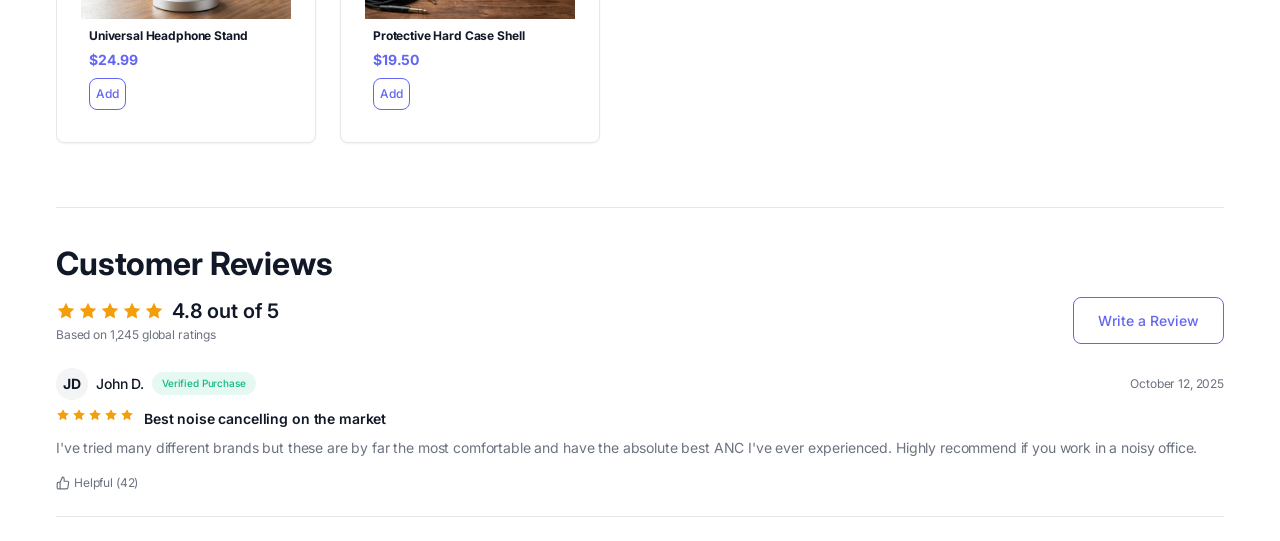
<file: product.html>
<!DOCTYPE html>
<html lang="en" data-theme="light">

<head>
  <meta charset="UTF-8">
  <meta name="viewport" content="width=device-width, initial-scale=1.0">
  <title>Premium Wireless Headphones Pro - SmartCart AI</title>

  <link rel="stylesheet" href="styles/index.css">
  <link rel="stylesheet" href="styles/components.css">
  <link rel="stylesheet" href="styles/product.css">
</head>

<body>

  <!-- Navbar -->
  <nav class="navbar"
    style="border-bottom: 1px solid var(--color-border); padding: 16px; display: flex; justify-content: space-between;">
    <div class="nav-brand" style="cursor: pointer;" onclick="window.location.href='index.html'">
      <svg width="24" height="24" viewBox="0 0 24 24" fill="none" stroke="currentColor" stroke-width="2"
        stroke-linecap="round" stroke-linejoin="round">
        <circle cx="9" cy="21" r="1"></circle>
        <circle cx="20" cy="21" r="1"></circle>
        <path d="M1 1h4l2.68 13.39a2 2 0 0 0 2 1.61h9.72a2 2 0 0 0 2-1.61L23 6H6"></path>
      </svg>
      <span>SmartCart AI</span>
    </div>

    <div class="nav-actions">
      <div class="search-bar">
        <svg width="16" height="16" viewBox="0 0 24 24" fill="none" stroke="currentColor" stroke-width="2"
          stroke-linecap="round" stroke-linejoin="round">
          <circle cx="11" cy="11" r="8"></circle>
          <line x1="21" y1="21" x2="16.65" y2="16.65"></line>
        </svg>
        <input type="text" placeholder="Search..." aria-label="Search" onclick="window.location.href='search.html'">
      </div>
      <button class="btn btn-secondary" onclick="window.location.href='dashboard.html'">AI Assistant</button>
      <button class="btn-icon" onclick="window.location.href='cart.html'" aria-label="Cart">
        <svg width="20" height="20" viewBox="0 0 24 24" fill="none" stroke="currentColor" stroke-width="2">
          <circle cx="9" cy="21" r="1"></circle>
          <circle cx="20" cy="21" r="1"></circle>
          <path d="M1 1h4l2.68 13.39a2 2 0 0 0 2 1.61h9.72a2 2 0 0 0 2-1.61L23 6H6"></path>
        </svg>
      </button>
      <button id="theme-toggle" class="btn-icon" aria-label="Toggle Dark Mode"></button>
    </div>
  </nav>

  <!-- Content -->
  <main class="product-page-layout">

    <!-- Breadcrumbs -->
    <div class="breadcrumb-nav">
      <a href="index.html">Home</a> &gt;
      <a href="search.html">Electronics</a> &gt;
      <a href="search.html">Audio</a> &gt;
      <span>Premium Wireless Headphones Pro</span>
    </div>

    <!-- Main Product Grid -->
    <div class="product-main-grid">

      <!-- Gallery Column -->
      <div class="product-gallery">
        <div class="main-image-container">
          <img src="assets/headphones_pro.png" alt="Premium Wireless Headphones Pro"
            style="width: 100%; height: 100%; object-fit: cover; position: absolute; top: 0; left: 0;">
        </div>
        <div class="thumbnail-list">
          <div class="thumbnail active">
            <img src="assets/headphones_pro.png" alt="Thumbnail"
              style="width: 100%; height: 100%; object-fit: cover; border-radius: inherit;">
          </div>
          <div class="thumbnail">
            <img src="assets/headphones_pro.png" alt="Thumbnail"
              style="width: 100%; height: 100%; object-fit: cover; border-radius: inherit; filter: grayscale(100%);">
          </div>
          <div class="thumbnail">
            <img src="assets/headphones_pro.png" alt="Thumbnail"
              style="width: 100%; height: 100%; object-fit: cover; border-radius: inherit; filter: hue-rotate(90deg);">
          </div>
        </div>
      </div>

      <!-- Info Column -->
      <div class="product-info">
        <h1>Premium Wireless Headphones Pro</h1>

        <div class="rating-summary">
          <div class="stars">
            <svg width="16" height="16" viewBox="0 0 24 24" fill="currentColor" stroke="none">
              <polygon
                points="12 2 15.09 8.26 22 9.27 17 14.14 18.18 21.02 12 17.77 5.82 21.02 7 14.14 2 9.27 8.91 8.26 12 2">
              </polygon>
            </svg>
            <svg width="16" height="16" viewBox="0 0 24 24" fill="currentColor" stroke="none">
              <polygon
                points="12 2 15.09 8.26 22 9.27 17 14.14 18.18 21.02 12 17.77 5.82 21.02 7 14.14 2 9.27 8.91 8.26 12 2">
              </polygon>
            </svg>
            <svg width="16" height="16" viewBox="0 0 24 24" fill="currentColor" stroke="none">
              <polygon
                points="12 2 15.09 8.26 22 9.27 17 14.14 18.18 21.02 12 17.77 5.82 21.02 7 14.14 2 9.27 8.91 8.26 12 2">
              </polygon>
            </svg>
            <svg width="16" height="16" viewBox="0 0 24 24" fill="currentColor" stroke="none">
              <polygon
                points="12 2 15.09 8.26 22 9.27 17 14.14 18.18 21.02 12 17.77 5.82 21.02 7 14.14 2 9.27 8.91 8.26 12 2">
              </polygon>
            </svg>
            <svg width="16" height="16" viewBox="0 0 24 24" fill="currentColor" stroke="none">
              <polygon
                points="12 2 15.09 8.26 22 9.27 17 14.14 18.18 21.02 12 17.77 5.82 21.02 7 14.14 2 9.27 8.91 8.26 12 2">
              </polygon>
            </svg>
          </div>
          <span style="color: var(--color-primary); cursor: pointer;">4.8 (1,245 Reviews)</span>
          <span class="badge badge-primary" style="margin-left: auto;">Top Recommendation</span>
        </div>

        <div class="price-block">
          <div class="current-price">
            $249.99
            <span
              style="font-size: var(--font-size-lg); color: var(--color-text-muted); text-decoration: line-through; font-weight: 400;">$299.99</span>
            <span class="badge badge-danger">Save 16%</span>
          </div>
          <div class="stock-status">
            <svg width="16" height="16" viewBox="0 0 24 24" fill="none" stroke="currentColor" stroke-width="2">
              <polyline points="20 6 9 17 4 12"></polyline>
            </svg>
            In Stock — Ships within 24 hours
          </div>
        </div>

        <p class="product-description">
          Experience industry-leading active noise cancellation and pristine audio quality with the Premium Wireless
          Headphones Pro. Designed for all-day comfort, providing up to 30 hours of continuous playback on a single
          charge. Whether you're commuting, working, or relaxing, these headphones adapt to your environment perfectly.
        </p>

        <!-- Options -->
        <div class="option-group">
          <div class="option-group-label">Color: Midnight Black</div>
          <div class="color-options">
            <button class="color-btn active" style="background-color: #1a1a1a;" aria-label="Midnight Black"></button>
            <button class="color-btn" style="background-color: #e5e5e5;" aria-label="Lunar White"></button>
            <button class="color-btn" style="background-color: #1e3a8a;" aria-label="Navy Blue"></button>
          </div>
        </div>

        <div class="option-group">
          <div class="option-group-label">Quantity</div>
          <div class="quantity-selector">
            <button class="qty-btn" aria-label="Decrease quantity" onclick="updateQty(-1)">-</button>
            <input type="number" id="qty-input" class="qty-input" value="1" min="1" max="10">
            <button class="qty-btn" aria-label="Increase quantity" onclick="updateQty(1)">+</button>
          </div>
        </div>

        <!-- Actions -->
        <div class="action-buttons">
          <button class="btn btn-primary" onclick="addToCart()">Add to Cart - $249.99</button>
          <button class="btn btn-secondary">Buy Now</button>
          <button class="btn" style="border: 1px solid var(--color-border); gap: 8px;">
            <svg width="18" height="18" viewBox="0 0 24 24" fill="none" stroke="currentColor" stroke-width="2">
              <path
                d="M20.84 4.61a5.5 5.5 0 0 0-7.78 0L12 5.67l-1.06-1.06a5.5 5.5 0 0 0-7.78 7.78l1.06 1.06L12 21.23l7.78-7.78 1.06-1.06a5.5 5.5 0 0 0 0-7.78z">
              </path>
            </svg>
            Save for later
          </button>
        </div>

        <!-- Shipping Info -->
        <div
          style="margin-top: var(--spacing-lg); padding: var(--spacing-md); background: var(--color-bg-alt); border-radius: var(--radius-md); display: flex; gap: var(--spacing-md);">
          <svg width="24" height="24" viewBox="0 0 24 24" fill="none" stroke="var(--color-primary)" stroke-width="2">
            <rect x="1" y="3" width="15" height="13"></rect>
            <polygon points="16 8 20 8 23 11 23 16 16 16 16 8"></polygon>
            <circle cx="5.5" cy="18.5" r="2.5"></circle>
            <circle cx="18.5" cy="18.5" r="2.5"></circle>
          </svg>
          <div>
            <div style="font-weight: 600;">Free Express Delivery</div>
            <div style="font-size: var(--font-size-sm); color: var(--color-text-muted);">Get it by Tomorrow if ordered
              within 2 hrs.</div>
          </div>
        </div>

        <!-- Accordion Specs -->
        <div class="accordion">
          <div class="accordion-item active">
            <button class="accordion-header" onclick="this.parentElement.classList.toggle('active')">
              Specifications
              <svg width="16" height="16" viewBox="0 0 24 24" fill="none" stroke="currentColor" stroke-width="2">
                <polyline points="6 9 12 15 18 9"></polyline>
              </svg>
            </button>
            <div class="accordion-content">
              <ul style="display: flex; flex-direction: column; gap: 8px; font-size: var(--font-size-sm);">
                <li><strong>Battery Life:</strong> Up to 30 hours</li>
                <li><strong>Noise Cancellation:</strong> Active (Adaptive)</li>
                <li><strong>Bluetooth:</strong> Version 5.3</li>
                <li><strong>Charging:</strong> USB-C Fast Charge</li>
                <li><strong>Weight:</strong> 250g</li>
              </ul>
            </div>
          </div>
          <div class="accordion-item">
            <button class="accordion-header" onclick="this.parentElement.classList.toggle('active')">
              What's in the Box
              <svg width="16" height="16" viewBox="0 0 24 24" fill="none" stroke="currentColor" stroke-width="2">
                <polyline points="6 9 12 15 18 9"></polyline>
              </svg>
            </button>
            <div class="accordion-content">
              <ul style="padding-left: 20px; list-style-type: disc;">
                <li>Premium Wireless Headphones Pro</li>
                <li>USB-C charging cable</li>
                <li>3.5mm audio cable</li>
                <li>Hard carrying case</li>
                <li>Quick start guide</li>
              </ul>
            </div>
          </div>
        </div>

      </div>
    </div>

    <!-- Frequently Bought Together (Recommendations) -->
    <section class="recommendations">
      <h2 style="margin-bottom: var(--spacing-lg);">Frequently Bought Together</h2>
      <div class="carousel">

        <!-- Rec Card 1 -->
        <div class="card product-card">
          <div class="product-card-img-wrap" style="height: 180px;">
            <img src="assets/headphone_stand.png" alt="Universal Headphone Stand"
              style="width: 100%; height: 100%; object-fit: cover;">
          </div>
          <div class="product-card-body" style="padding: var(--spacing-sm);">
            <h4 style="font-size: var(--font-size-sm); margin-bottom: 4px;">Universal Headphone Stand</h4>
            <div style="font-weight: 700; color: var(--color-primary);">$24.99</div>
            <button class="btn btn-secondary"
              style="margin-top: var(--spacing-sm); padding: 6px; font-size: var(--font-size-sm);"
              onclick="showToast('Added to Cart!')">Add</button>
          </div>
        </div>

        <!-- Rec Card 2 -->
        <div class="card product-card">
          <div class="product-card-img-wrap" style="height: 180px;">
            <img src="assets/hard_case.png" alt="Protective Hard Case Shell"
              style="width: 100%; height: 100%; object-fit: cover;">
          </div>
          <div class="product-card-body" style="padding: var(--spacing-sm);">
            <h4 style="font-size: var(--font-size-sm); margin-bottom: 4px;">Protective Hard Case Shell</h4>
            <div style="font-weight: 700; color: var(--color-primary);">$19.50</div>
            <button class="btn btn-secondary"
              style="margin-top: var(--spacing-sm); padding: 6px; font-size: var(--font-size-sm);"
              onclick="showToast('Added to Cart!')">Add</button>
          </div>
        </div>

      </div>
    </section>

    <!-- Reviews -->
    <section class="reviews-section">
      <div
        style="display: flex; justify-content: space-between; align-items: flex-end; margin-bottom: var(--spacing-lg);">
        <div>
          <h2>Customer Reviews</h2>
          <div class="rating-summary" style="margin: 0;">
            <div class="stars">
              <svg width="20" height="20" viewBox="0 0 24 24" fill="currentColor" stroke="none">
                <polygon
                  points="12 2 15.09 8.26 22 9.27 17 14.14 18.18 21.02 12 17.77 5.82 21.02 7 14.14 2 9.27 8.91 8.26 12 2">
                </polygon>
              </svg>
              <svg width="20" height="20" viewBox="0 0 24 24" fill="currentColor" stroke="none">
                <polygon
                  points="12 2 15.09 8.26 22 9.27 17 14.14 18.18 21.02 12 17.77 5.82 21.02 7 14.14 2 9.27 8.91 8.26 12 2">
                </polygon>
              </svg>
              <svg width="20" height="20" viewBox="0 0 24 24" fill="currentColor" stroke="none">
                <polygon
                  points="12 2 15.09 8.26 22 9.27 17 14.14 18.18 21.02 12 17.77 5.82 21.02 7 14.14 2 9.27 8.91 8.26 12 2">
                </polygon>
              </svg>
              <svg width="20" height="20" viewBox="0 0 24 24" fill="currentColor" stroke="none">
                <polygon
                  points="12 2 15.09 8.26 22 9.27 17 14.14 18.18 21.02 12 17.77 5.82 21.02 7 14.14 2 9.27 8.91 8.26 12 2">
                </polygon>
              </svg>
              <svg width="20" height="20" viewBox="0 0 24 24" fill="currentColor" stroke="none">
                <polygon
                  points="12 2 15.09 8.26 22 9.27 17 14.14 18.18 21.02 12 17.77 5.82 21.02 7 14.14 2 9.27 8.91 8.26 12 2">
                </polygon>
              </svg>
            </div>
            <span style="font-weight: 600; font-size: var(--font-size-lg);">4.8 out of 5</span>
          </div>
          <div style="font-size: var(--font-size-sm); color: var(--color-text-muted);">Based on 1,245 global ratings
          </div>
        </div>
        <button class="btn btn-secondary">Write a Review</button>
      </div>

      <!-- Single Review -->
      <div class="review-card">
        <div class="reviewer-meta">
          <div style="display: flex; gap: var(--spacing-sm); align-items: center;">
            <div
              style="width: 32px; height: 32px; background: var(--color-bg-alt); border-radius: 50%; display: flex; align-items: center; justify-content: center; font-weight: bold;">
              JD</div>
            <span style="font-weight: 500;">John D.</span>
            <span class="badge badge-success" style="font-size: 10px;">Verified Purchase</span>
          </div>
          <span style="color: var(--color-text-muted); font-size: var(--font-size-sm);">October 12, 2025</span>
        </div>
        <div class="stars" style="margin-bottom: var(--spacing-sm);">
          <svg width="14" height="14" viewBox="0 0 24 24" fill="currentColor" stroke="none">
            <polygon
              points="12 2 15.09 8.26 22 9.27 17 14.14 18.18 21.02 12 17.77 5.82 21.02 7 14.14 2 9.27 8.91 8.26 12 2">
            </polygon>
          </svg>
          <svg width="14" height="14" viewBox="0 0 24 24" fill="currentColor" stroke="none">
            <polygon
              points="12 2 15.09 8.26 22 9.27 17 14.14 18.18 21.02 12 17.77 5.82 21.02 7 14.14 2 9.27 8.91 8.26 12 2">
            </polygon>
          </svg>
          <svg width="14" height="14" viewBox="0 0 24 24" fill="currentColor" stroke="none">
            <polygon
              points="12 2 15.09 8.26 22 9.27 17 14.14 18.18 21.02 12 17.77 5.82 21.02 7 14.14 2 9.27 8.91 8.26 12 2">
            </polygon>
          </svg>
          <svg width="14" height="14" viewBox="0 0 24 24" fill="currentColor" stroke="none">
            <polygon
              points="12 2 15.09 8.26 22 9.27 17 14.14 18.18 21.02 12 17.77 5.82 21.02 7 14.14 2 9.27 8.91 8.26 12 2">
            </polygon>
          </svg>
          <svg width="14" height="14" viewBox="0 0 24 24" fill="currentColor" stroke="none">
            <polygon
              points="12 2 15.09 8.26 22 9.27 17 14.14 18.18 21.02 12 17.77 5.82 21.02 7 14.14 2 9.27 8.91 8.26 12 2">
            </polygon>
          </svg>
          <span style="font-weight: 600; margin-left: var(--spacing-sm); color: var(--color-text-main);">Best noise
            cancelling on the market</span>
        </div>
        <p>I've tried many different brands but these are by far the most comfortable and have the absolute best ANC
          I've ever experienced. Highly recommend if you work in a noisy office.</p>
        <div
          style="margin-top: var(--spacing-md); display: flex; gap: var(--spacing-md); color: var(--color-text-muted); font-size: var(--font-size-sm);">
          <span style="cursor: pointer; display: inline-flex; align-items: center; gap: 4px;">
            <svg width="14" height="14" viewBox="0 0 24 24" fill="none" stroke="currentColor" stroke-width="2">
              <path
                d="M14 9V5a3 3 0 0 0-3-3l-4 9v11h11.28a2 2 0 0 0 2-1.7l1.38-9a2 2 0 0 0-2-2.3zM7 22H4a2 2 0 0 1-2-2v-7a2 2 0 0 1 2-2h3">
              </path>
            </svg> Helpful (42)
          </span>
        </div>
      </div>

    </section>

  </main>

  <script src="scripts/app.js"></script>
  <script>
    // Inline logic for quantity and cart notification
    function updateQty(change) {
      const input = document.getElementById('qty-input');
      let val = parseInt(input.value) + change;
      if (val < 1) val = 1;
      if (val > 10) val = 10;
      input.value = val;
    }

    function addToCart() {
      const qty = document.getElementById('qty-input').value;
      if (typeof showToast === 'function') {
        showToast(`Added ${qty} item(s) to your cart!`, 'success');
      }
    }
  </script>
</body>

</html>
</file>
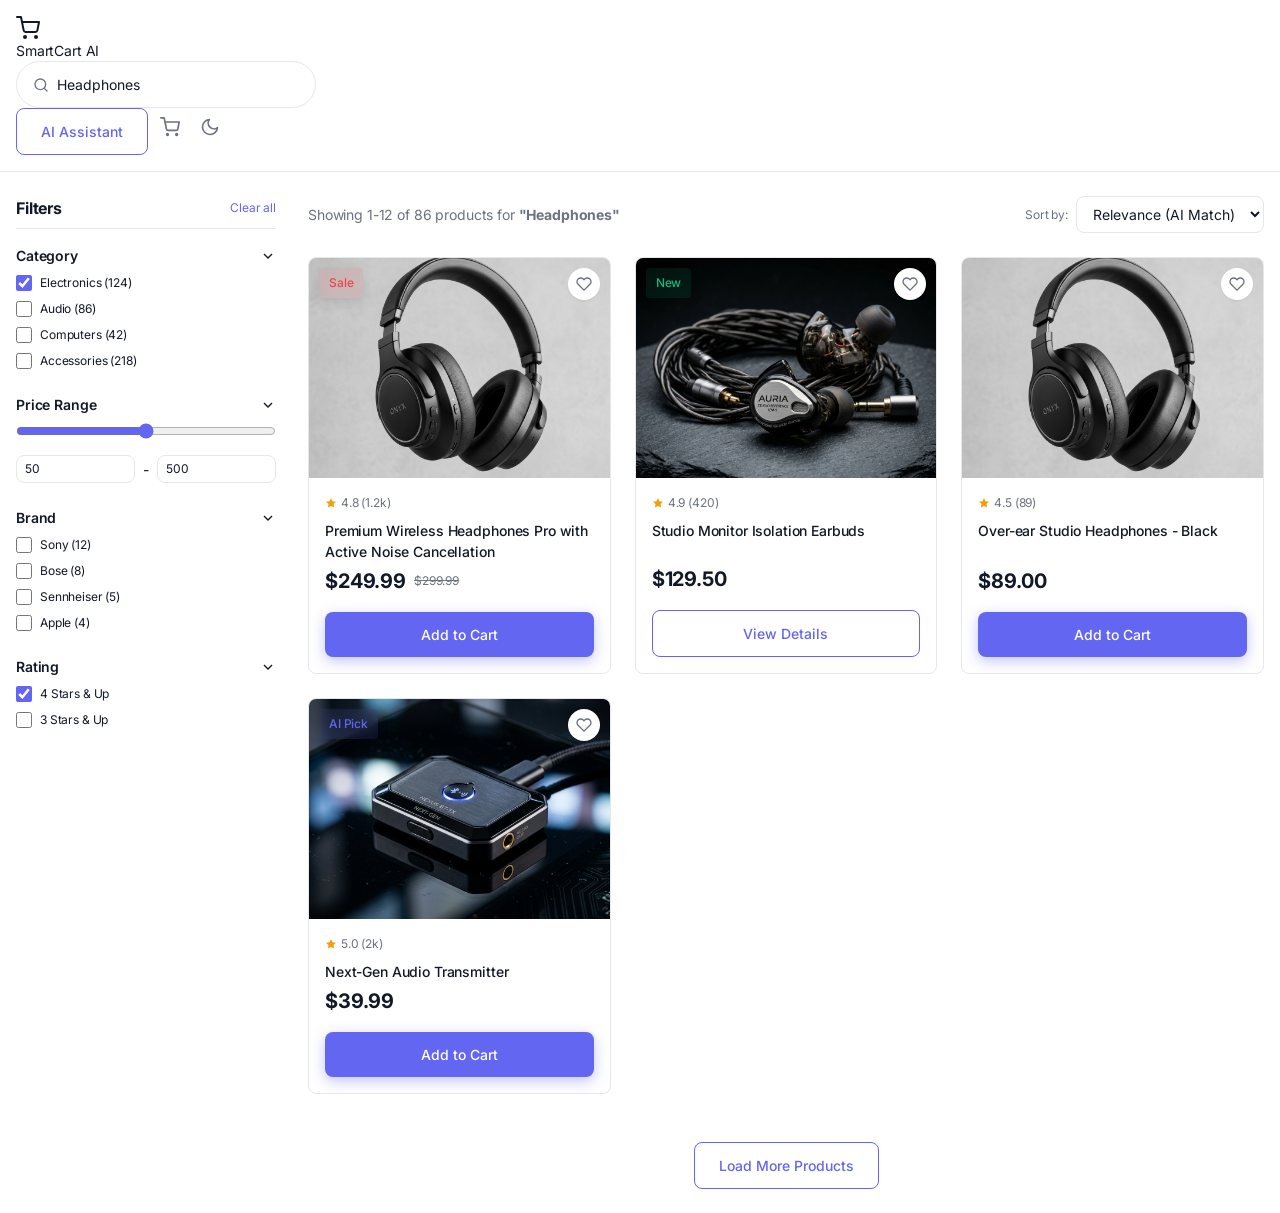
<file: search.html>
<!DOCTYPE html>
<html lang="en" data-theme="light">
<head>
  <meta charset="UTF-8">
  <meta name="viewport" content="width=device-width, initial-scale=1.0">
  <title>Search Products - SmartCart AI</title>
  
  <link rel="stylesheet" href="styles/index.css">
  <link rel="stylesheet" href="styles/components.css">
  <link rel="stylesheet" href="styles/search.css">
</head>
<body>

  <!-- Navbar -->
  <nav class="navbar" style="position: sticky; top: 0; z-index: 100; background-color: var(--color-bg-card); border-bottom: 1px solid var(--color-border); padding: 16px;">
    <div class="nav-brand" style="cursor: pointer;" onclick="window.location.href='index.html'">
      <svg width="24" height="24" viewBox="0 0 24 24" fill="none" stroke="currentColor" stroke-width="2" stroke-linecap="round" stroke-linejoin="round"><circle cx="9" cy="21" r="1"></circle><circle cx="20" cy="21" r="1"></circle><path d="M1 1h4l2.68 13.39a2 2 0 0 0 2 1.61h9.72a2 2 0 0 0 2-1.61L23 6H6"></path></svg>
      <span>SmartCart AI</span>
    </div>
    
    <div class="nav-actions">
       <div class="search-bar" style="width: 300px;">
        <svg width="16" height="16" viewBox="0 0 24 24" fill="none" stroke="currentColor" stroke-width="2" stroke-linecap="round" stroke-linejoin="round"><circle cx="11" cy="11" r="8"></circle><line x1="21" y1="21" x2="16.65" y2="16.65"></line></svg>
        <input type="text" placeholder="Search products..." aria-label="Search" value="Headphones">
      </div>
      <button class="btn btn-secondary" onclick="window.location.href='dashboard.html'">AI Assistant</button>
      <button class="btn-icon" onclick="window.location.href='cart.html'" aria-label="Cart">
        <svg width="20" height="20" viewBox="0 0 24 24" fill="none" stroke="currentColor" stroke-width="2" stroke-linecap="round" stroke-linejoin="round"><circle cx="9" cy="21" r="1"></circle><circle cx="20" cy="21" r="1"></circle><path d="M1 1h4l2.68 13.39a2 2 0 0 0 2 1.61h9.72a2 2 0 0 0 2-1.61L23 6H6"></path></svg>
      </button>
      <button id="theme-toggle" class="btn-icon" aria-label="Toggle Dark Mode"></button>
    </div>
  </nav>

  <!-- Search Layout -->
  <div class="search-layout">
    
    <!-- Filter Sidebar -->
    <aside class="filter-sidebar" id="filter-sidebar">
      <div class="filter-header">
        <h3 style="margin: 0; font-size: var(--font-size-md);">Filters</h3>
        <button id="close-filter-btn" class="btn-close" style="display: none;">&times;</button>
        <a href="#" style="font-size: var(--font-size-sm);">Clear all</a>
      </div>

      <!-- Categories -->
      <div class="filter-group">
        <div class="filter-group-title">
          Category
          <svg width="16" height="16" viewBox="0 0 24 24" fill="none" stroke="currentColor" stroke-width="2" style="transition: transform var(--transition-fast)"><polyline points="6 9 12 15 18 9"></polyline></svg>
        </div>
        <div class="filter-list">
          <label class="checkbox-label"><input type="checkbox" checked> Electronics (124)</label>
          <label class="checkbox-label"><input type="checkbox"> Audio (86)</label>
          <label class="checkbox-label"><input type="checkbox"> Computers (42)</label>
          <label class="checkbox-label"><input type="checkbox"> Accessories (218)</label>
        </div>
      </div>

      <!-- Price -->
      <div class="filter-group">
        <div class="filter-group-title">
          Price Range
          <svg width="16" height="16" viewBox="0 0 24 24" fill="none" stroke="currentColor" stroke-width="2" style="transition: transform var(--transition-fast)"><polyline points="6 9 12 15 18 9"></polyline></svg>
        </div>
        <div class="filter-list">
          <input type="range" class="range-slider" min="0" max="1000" value="500">
          <div class="price-inputs">
            <input type="number" class="input-field" placeholder="Min" value="50">
            <span>-</span>
            <input type="number" class="input-field" placeholder="Max" value="500">
          </div>
        </div>
      </div>

      <!-- Brand -->
      <div class="filter-group">
        <div class="filter-group-title">
          Brand
          <svg width="16" height="16" viewBox="0 0 24 24" fill="none" stroke="currentColor" stroke-width="2" style="transition: transform var(--transition-fast)"><polyline points="6 9 12 15 18 9"></polyline></svg>
        </div>
        <div class="filter-list">
          <label class="checkbox-label"><input type="checkbox"> Sony (12)</label>
          <label class="checkbox-label"><input type="checkbox"> Bose (8)</label>
          <label class="checkbox-label"><input type="checkbox"> Sennheiser (5)</label>
          <label class="checkbox-label"><input type="checkbox"> Apple (4)</label>
        </div>
      </div>

      <!-- Rating -->
      <div class="filter-group">
        <div class="filter-group-title">
          Rating
          <svg width="16" height="16" viewBox="0 0 24 24" fill="none" stroke="currentColor" stroke-width="2" style="transition: transform var(--transition-fast)"><polyline points="6 9 12 15 18 9"></polyline></svg>
        </div>
        <div class="filter-list">
          <label class="checkbox-label"><input type="checkbox" checked> 4 Stars & Up</label>
          <label class="checkbox-label"><input type="checkbox"> 3 Stars & Up</label>
        </div>
      </div>
      
    </aside>

    <!-- Results Section -->
    <main class="results-main">
      <div class="results-toolbar">
        <div>
          <button id="mobile-filter-btn" class="btn btn-secondary mobile-filter-btn mr-2" style="padding: 8px 12px;">
            <svg width="16" height="16" viewBox="0 0 24 24" fill="none" stroke="currentColor" stroke-width="2" class="mr-2"><polygon points="22 3 2 3 10 12.46 10 19 14 21 14 12.46 22 3"></polygon></svg>
            Filters
          </button>
          <span style="color: var(--color-text-muted);">Showing 1-12 of 86 products for <strong>"Headphones"</strong></span>
        </div>
        <div style="display: flex; gap: var(--spacing-sm); align-items: center;">
          <span style="font-size: var(--font-size-sm); color: var(--color-text-muted);">Sort by:</span>
          <select class="sort-select">
            <option>Relevance (AI Match)</option>
            <option>Price: Low to High</option>
            <option>Price: High to Low</option>
            <option>Customer Rating</option>
            <option>Newest Arrivals</option>
          </select>
        </div>
      </div>

      <!-- Grid -->
      <div class="results-grid">
        
        <!-- Product Card 1 -->
        <article class="product-card">
          <div class="product-card-img-wrap">
            <span class="badge badge-danger product-card-badge">Sale</span>
            <button class="wishlist-btn" aria-label="Add to wishlist">
              <svg width="16" height="16" viewBox="0 0 24 24" fill="none" stroke="currentColor" stroke-width="2"><path d="M20.84 4.61a5.5 5.5 0 0 0-7.78 0L12 5.67l-1.06-1.06a5.5 5.5 0 0 0-7.78 7.78l1.06 1.06L12 21.23l7.78-7.78 1.06-1.06a5.5 5.5 0 0 0 0-7.78z"></path></svg>
            </button>
            <img src="assets/headphones_pro.png" alt="Product" style="width:100%; height:100%; object-fit:cover;">
          </div>
          <div class="product-card-body">
            <div style="display: flex; align-items: center; gap: 4px; color: var(--color-warning); margin-bottom: 8px;">
              <svg width="12" height="12" viewBox="0 0 24 24" fill="currentColor" stroke="none"><polygon points="12 2 15.09 8.26 22 9.27 17 14.14 18.18 21.02 12 17.77 5.82 21.02 7 14.14 2 9.27 8.91 8.26 12 2"></polygon></svg>
              <span style="font-size: 12px; color: var(--color-text-muted);">4.8 (1.2k)</span>
            </div>
            <h3 class="product-card-title"><a href="product.html">Premium Wireless Headphones Pro with Active Noise Cancellation</a></h3>
            <div class="product-card-price">
              $249.99
              <span class="price-original">$299.99</span>
            </div>
            <button class="btn btn-primary" onclick="showToast('Added to Cart!')">Add to Cart</button>
          </div>
        </article>

        <!-- Product Card 2 -->
        <article class="product-card">
          <div class="product-card-img-wrap">
            <span class="badge badge-success product-card-badge">New</span>
            <button class="wishlist-btn" aria-label="Add to wishlist">
              <svg width="16" height="16" viewBox="0 0 24 24" fill="none" stroke="currentColor" stroke-width="2"><path d="M20.84 4.61a5.5 5.5 0 0 0-7.78 0L12 5.67l-1.06-1.06a5.5 5.5 0 0 0-7.78 7.78l1.06 1.06L12 21.23l7.78-7.78 1.06-1.06a5.5 5.5 0 0 0 0-7.78z"></path></svg>
            </button>
            <img src="assets/earbuds.png" alt="Product" style="width:100%; height:100%; object-fit:cover;">
          </div>
          <div class="product-card-body">
            <div style="display: flex; align-items: center; gap: 4px; color: var(--color-warning); margin-bottom: 8px;">
              <svg width="12" height="12" viewBox="0 0 24 24" fill="currentColor" stroke="none"><polygon points="12 2 15.09 8.26 22 9.27 17 14.14 18.18 21.02 12 17.77 5.82 21.02 7 14.14 2 9.27 8.91 8.26 12 2"></polygon></svg>
              <span style="font-size: 12px; color: var(--color-text-muted);">4.9 (420)</span>
            </div>
            <h3 class="product-card-title"><a href="product.html">Studio Monitor Isolation Earbuds</a></h3>
            <div class="product-card-price">
              $129.50
            </div>
            <button class="btn btn-secondary" onclick="window.location.href='product.html'">View Details</button>
          </div>
        </article>

        <!-- Product Card 3 -->
        <article class="product-card">
          <div class="product-card-img-wrap">
            <button class="wishlist-btn" aria-label="Add to wishlist">
              <svg width="16" height="16" viewBox="0 0 24 24" fill="none" stroke="currentColor" stroke-width="2"><path d="M20.84 4.61a5.5 5.5 0 0 0-7.78 0L12 5.67l-1.06-1.06a5.5 5.5 0 0 0-7.78 7.78l1.06 1.06L12 21.23l7.78-7.78 1.06-1.06a5.5 5.5 0 0 0 0-7.78z"></path></svg>
            </button>
            <img src="assets/headphones_pro.png" alt="Product" style="width:100%; height:100%; object-fit:cover;">
          </div>
          <div class="product-card-body">
            <div style="display: flex; align-items: center; gap: 4px; color: var(--color-warning); margin-bottom: 8px;">
              <svg width="12" height="12" viewBox="0 0 24 24" fill="currentColor" stroke="none"><polygon points="12 2 15.09 8.26 22 9.27 17 14.14 18.18 21.02 12 17.77 5.82 21.02 7 14.14 2 9.27 8.91 8.26 12 2"></polygon></svg>
              <span style="font-size: 12px; color: var(--color-text-muted);">4.5 (89)</span>
            </div>
            <h3 class="product-card-title"><a href="product.html">Over-ear Studio Headphones - Black</a></h3>
            <div class="product-card-price">
              $89.00
            </div>
            <button class="btn btn-primary" onclick="showToast('Added to Cart!')">Add to Cart</button>
          </div>
        </article>

        <!-- Product Card 4 -->
        <article class="product-card">
          <div class="product-card-img-wrap">
            <span class="badge badge-primary product-card-badge">AI Pick</span>
            <button class="wishlist-btn" aria-label="Add to wishlist">
              <svg width="16" height="16" viewBox="0 0 24 24" fill="none" stroke="currentColor" stroke-width="2"><path d="M20.84 4.61a5.5 5.5 0 0 0-7.78 0L12 5.67l-1.06-1.06a5.5 5.5 0 0 0-7.78 7.78l1.06 1.06L12 21.23l7.78-7.78 1.06-1.06a5.5 5.5 0 0 0 0-7.78z"></path></svg>
            </button>
            <img src="assets/audio_transmitter.png" alt="Product" style="width:100%; height:100%; object-fit:cover;">
          </div>
          <div class="product-card-body">
            <div style="display: flex; align-items: center; gap: 4px; color: var(--color-warning); margin-bottom: 8px;">
              <svg width="12" height="12" viewBox="0 0 24 24" fill="currentColor" stroke="none"><polygon points="12 2 15.09 8.26 22 9.27 17 14.14 18.18 21.02 12 17.77 5.82 21.02 7 14.14 2 9.27 8.91 8.26 12 2"></polygon></svg>
              <span style="font-size: 12px; color: var(--color-text-muted);">5.0 (2k)</span>
            </div>
            <h3 class="product-card-title"><a href="product.html">Next-Gen Audio Transmitter</a></h3>
            <div class="product-card-price">
              $39.99
            </div>
            <button class="btn btn-primary" onclick="showToast('Added to Cart!')">Add to Cart</button>
          </div>
        </article>

      </div>

      <!-- Pagination -->
      <div class="pagination">
        <button class="btn btn-secondary">Load More Products</button>
      </div>

    </main>
  </div>

  <script src="scripts/app.js"></script>
  <script src="scripts/search.js"></script>
</body>
</html>
</file>
<file: styles/index.css>
@import url('https://fonts.googleapis.com/css2?family=Inter:wght@400;500;600;700&display=swap');

:root {
  /* Color Palette - Light Mode */
  --color-primary: #6366f1;
  --color-primary-hover: #4f46e5;
  --color-secondary: #ec4899;
  --color-success: #10b981;
  --color-warning: #f59e0b;
  --color-danger: #ef4444;

  --color-bg-main: #ffffff;
  --color-bg-alt: #f3f4f6;
  --color-bg-card: #ffffff;
  --color-border: #e5e7eb;

  --color-text-main: #111827;
  --color-text-muted: #6b7280;
  --color-text-inverse: #ffffff;

  /* Typography */
  --font-family-base: 'Inter', sans-serif;
  --font-size-sm: 12px;
  --font-size-base: 14px;
  --font-size-md: 16px;
  --font-size-lg: 20px;
  --font-size-xl: 24px;
  --font-size-2xl: 32px;
  --font-size-3xl: 48px;

  --line-height-base: 1.5;
  --letter-spacing-base: -0.01em;

  /* Spacing */
  --spacing-xs: 4px;
  --spacing-sm: 8px;
  --spacing-md: 16px;
  --spacing-lg: 24px;
  --spacing-xl: 32px;
  --spacing-2xl: 48px;

  /* Radii */
  --radius-sm: 4px;
  --radius-md: 8px;
  --radius-lg: 12px;
  --radius-full: 9999px;

  /* Shadows */
  --shadow-sm: 0 1px 2px 0 rgba(0, 0, 0, 0.05);
  --shadow-md: 0 4px 6px -1px rgba(0, 0, 0, 0.1), 0 2px 4px -1px rgba(0, 0, 0, 0.06);
  --shadow-lg: 0 10px 15px -3px rgba(0, 0, 0, 0.1), 0 4px 6px -2px rgba(0, 0, 0, 0.05);
  --shadow-primary: 0 4px 14px 0 rgba(99, 102, 241, 0.39);

  /* Transitions */
  --transition-fast: 0.2s ease;
  --transition-med: 0.3s ease;
  --transition-modal: 0.25s cubic-bezier(0.25, 0.46, 0.45, 0.94);
}

/* Dark Mode Overrides */
[data-theme="dark"] {
  --color-primary: #818cf8;
  --color-primary-hover: #a5b4fc;

  --color-bg-main: #0f172a;
  --color-bg-alt: #1e293b;
  --color-bg-card: #1f2937;
  --color-border: #374151;

  --color-text-main: #f8fafc;
  --color-text-muted: #94a3b8;
  --color-text-inverse: #ffffff;

  --shadow-sm: 0 1px 2px 0 rgba(0, 0, 0, 0.5);
  --shadow-md: 0 4px 6px -1px rgba(0, 0, 0, 0.5);
  --shadow-lg: 0 10px 15px -3px rgba(0, 0, 0, 0.5);
}

/* Resets & Base Styles */
*,
*::before,
*::after {
  box-sizing: border-box;
  margin: 0;
  padding: 0;
}

body {
  font-family: var(--font-family-base);
  font-size: var(--font-size-base);
  line-height: var(--line-height-base);
  letter-spacing: var(--letter-spacing-base);
  color: var(--color-text-main);
  background-color: var(--color-bg-main);
  transition: background-color var(--transition-fast), color var(--transition-fast);
  -webkit-font-smoothing: antialiased;
  -moz-osx-font-smoothing: grayscale;
}

h1,
h2,
h3,
h4,
h5,
h6 {
  font-weight: 700;
  color: var(--color-text-main);
  margin-bottom: var(--spacing-sm);
}

h1 {
  font-size: clamp(var(--font-size-xl), 5vw, var(--font-size-3xl));
}

h2 {
  font-size: var(--font-size-2xl);
}

h3 {
  font-size: var(--font-size-xl);
}

h4 {
  font-size: var(--font-size-lg);
}

p {
  margin-bottom: var(--spacing-md);
  color: var(--color-text-muted);
}

a {
  color: var(--color-primary);
  text-decoration: none;
  transition: color var(--transition-fast);
}

a:hover {
  text-decoration: underline;
  color: var(--color-primary-hover);
}

ul,
ol {
  list-style: none;
}

img,
picture,
video,
canvas,
svg {
  display: block;
  max-width: 100%;
}

input,
button,
textarea,
select {
  font: inherit;
}

button {
  cursor: pointer;
  border: none;
  background: none;
}

/* Utilities */
.text-center {
  text-align: center;
}

.mt-4 {
  margin-top: var(--spacing-md);
}

.mb-4 {
  margin-bottom: var(--spacing-md);
}

.flex {
  display: flex;
}

.flex-col {
  display: flex;
  flex-direction: column;
}

.flex-wrap {
  flex-wrap: wrap;
}

.items-center {
  align-items: center;
}

.justify-center {
  justify-content: center;
}

.justify-between {
  justify-content: space-between;
}

.gap-2 {
  gap: var(--spacing-sm);
}

.gap-4 {
  gap: var(--spacing-md);
}

.hidden {
  display: none !important;
}
</file>
<file: styles/components.css>
/* =========================================
   SmartCart AI Component Library
   ========================================= */

/* --- Buttons --- */
.btn {
  display: inline-flex;
  align-items: center;
  justify-content: center;
  padding: 12px 24px;
  border-radius: var(--radius-md);
  font-weight: 500;
  font-size: var(--font-size-base);
  transition: all var(--transition-fast);
  gap: var(--spacing-sm);
}

.btn:active {
  transform: scale(0.98);
}

.btn:disabled {
  opacity: 0.6;
  cursor: not-allowed;
}

.btn-primary {
  background-color: var(--color-primary);
  color: var(--color-text-inverse);
  box-shadow: var(--shadow-primary);
}

.btn-primary:hover:not(:disabled) {
  background-color: var(--color-primary-hover);
  transform: translateY(-1px);
  box-shadow: 0 6px 20px 0 rgba(99, 102, 241, 0.4);
}

.btn-secondary {
  background-color: transparent;
  color: var(--color-primary);
  border: 1px solid var(--color-primary);
}

.btn-secondary:hover:not(:disabled) {
  background-color: rgba(99, 102, 241, 0.1);
}

.btn-danger {
  background-color: var(--color-danger);
  color: var(--color-text-inverse);
}

.btn-danger:hover:not(:disabled) {
  background-color: #dc2626;
}

.btn-icon {
  padding: 8px;
  border-radius: var(--radius-md);
  background-color: transparent;
  color: var(--color-text-muted);
}

.btn-icon:hover {
  background-color: var(--color-bg-alt);
  color: var(--color-text-main);
}

/* --- Input Fields --- */
.input-group {
  display: flex;
  flex-direction: column;
  gap: var(--spacing-xs);
  margin-bottom: var(--spacing-md);
}

.input-label {
  font-weight: 500;
  font-size: var(--font-size-sm);
  color: var(--color-text-main);
}

.input-field {
  padding: 10px 14px;
  border: 1px solid var(--color-border);
  border-radius: var(--radius-md);
  background-color: var(--color-bg-main);
  color: var(--color-text-main);
  font-size: var(--font-size-base);
  transition: all var(--transition-fast);
  outline: none;
}

.input-field:focus {
  border-color: var(--color-primary);
  box-shadow: 0 0 0 3px rgba(99, 102, 241, 0.2);
}

/* Search Bar (Pill shaped) */
.search-bar {
  display: flex;
  align-items: center;
  background-color: var(--color-bg-main);
  border: 1px solid var(--color-border);
  border-radius: var(--radius-full);
  padding: 4px 16px;
  transition: all var(--transition-fast);
}

.search-bar:focus-within {
  border-color: var(--color-primary);
  box-shadow: 0 0 0 3px rgba(99, 102, 241, 0.2);
}

.search-bar input {
  flex-grow: 1;
  border: none;
  background: transparent;
  padding: 8px;
  outline: none;
  color: var(--color-text-main);
}

.search-bar svg {
  color: var(--color-text-muted);
}

/* --- Cards --- */
.card {
  background-color: var(--color-bg-card);
  border: 1px solid var(--color-border);
  border-radius: var(--radius-md);
  padding: var(--spacing-lg);
  box-shadow: var(--shadow-sm);
  transition: all var(--transition-fast);
}

.card:hover {
  box-shadow: var(--shadow-md);
  transform: translateY(-2px);
}

/* --- Badges / Pills --- */
.badge {
  display: inline-flex;
  align-items: center;
  padding: 4px 10px;
  font-size: var(--font-size-sm);
  font-weight: 500;
  border-radius: var(--radius-full);
  white-space: nowrap;
}

.badge-success {
  background-color: rgba(16, 185, 129, 0.1);
  color: var(--color-success);
}

.badge-warning {
  background-color: rgba(245, 158, 11, 0.1);
  color: var(--color-warning);
}

.badge-danger {
  background-color: rgba(239, 68, 68, 0.1);
  color: var(--color-danger);
}

.badge-primary {
  background-color: rgba(99, 102, 241, 0.1);
  color: var(--color-primary);
}

/* --- Modals / Overlays --- */
.modal-overlay {
  position: fixed;
  top: 0;
  left: 0;
  right: 0;
  bottom: 0;
  background-color: rgba(0, 0, 0, 0.5);
  display: flex;
  align-items: center;
  justify-content: center;
  z-index: 1000;
  opacity: 0;
  pointer-events: none;
  transition: opacity var(--transition-fast);
}

.modal-overlay.active {
  opacity: 1;
  pointer-events: all;
}

.modal-content {
  background-color: var(--color-bg-card);
  border-radius: var(--radius-lg);
  max-width: 500px;
  width: 90%;
  max-height: 90vh;
  overflow-y: auto;
  box-shadow: var(--shadow-lg);
  transform: scale(0.95);
  transition: transform var(--transition-modal);
  position: relative;
}

.modal-overlay.active .modal-content {
  transform: scale(1);
}

.modal-header {
  padding: var(--spacing-lg);
  border-bottom: 1px solid var(--color-border);
  display: flex;
  justify-content: space-between;
  align-items: center;
  position: sticky;
  top: 0;
  background: var(--color-bg-card);
  z-index: 10;
}

.modal-body {
  padding: var(--spacing-lg);
}

.btn-close {
  background: none;
  border: none;
  color: var(--color-text-muted);
  cursor: pointer;
  padding: var(--spacing-xs);
}

.btn-close:hover {
  color: var(--color-text-main);
}

/* --- Toasts --- */
.toast-container {
  position: fixed;
  bottom: var(--spacing-lg);
  right: var(--spacing-lg);
  display: flex;
  flex-direction: column;
  gap: var(--spacing-sm);
  z-index: 1000;
}

.toast {
  padding: 12px 20px;
  border-radius: var(--radius-md);
  color: white;
  box-shadow: var(--shadow-md);
  animation: slideIn 0.3s cubic-bezier(0.25, 0.46, 0.45, 0.94) forwards;
  display: flex;
  align-items: center;
  gap: var(--spacing-sm);
}

.toast-success {
  background-color: var(--color-success);
}

.toast-error {
  background-color: var(--color-danger);
}

.toast-warning {
  background-color: var(--color-warning);
}

@keyframes slideIn {
  from {
    transform: translateX(100%);
    opacity: 0;
  }

  to {
    transform: translateX(0);
    opacity: 1;
  }
}

@keyframes fadeOut {
  from {
    opacity: 1;
  }

  to {
    opacity: 0;
  }
}
</file>
<file: styles/landing.css>
/* =========================================
   Landing Page Styles
   ========================================= */

/* --- Navbar --- */
.navbar {
  position: sticky;
  top: 0;
  z-index: 100;
  background-color: rgba(var(--color-bg-main), 0.8);
  backdrop-filter: blur(8px);
  border-bottom: 1px solid var(--color-border);
  padding: var(--spacing-sm) var(--spacing-lg);
  display: flex;
  align-items: center;
  justify-content: space-between;
}

.nav-brand {
  display: flex;
  align-items: center;
  gap: var(--spacing-sm);
  font-weight: 700;
  font-size: var(--font-size-lg);
  color: var(--color-text-main);
}

.nav-brand svg {
  color: var(--color-primary);
}

.nav-actions {
  display: flex;
  align-items: center;
  gap: var(--spacing-md);
}

/* --- Hero Section --- */
.hero {
  position: relative;
  padding: 80px 20px;
  text-align: center;
  overflow: hidden;
  min-height: 70vh;
  display: flex;
  flex-direction: column;
  justify-content: center;
  align-items: center;
}

.hero-bg {
  position: absolute;
  top: -50%;
  left: -50%;
  width: 200%;
  height: 200%;
  background: radial-gradient(circle, rgba(99, 102, 241, 0.15) 0%, rgba(255, 255, 255, 0) 50%);
  animation: pulse 15s infinite alternate;
  z-index: -1;
}

[data-theme="dark"] .hero-bg {
  background: radial-gradient(circle, rgba(99, 102, 241, 0.15) 0%, rgba(15, 23, 42, 0) 50%);
}

@keyframes pulse {
  0% {
    transform: scale(1);
  }

  100% {
    transform: scale(1.1);
  }
}

.hero-title {
  max-width: 800px;
  margin: 0 auto var(--spacing-md);
  background: linear-gradient(135deg, var(--color-primary), var(--color-secondary));
  -webkit-background-clip: text;
  -webkit-text-fill-color: transparent;
}

.hero-subtitle {
  font-size: var(--font-size-lg);
  max-width: 600px;
  margin: 0 auto var(--spacing-xl);
}

.hero-actions {
  display: flex;
  gap: var(--spacing-md);
  justify-content: center;
}

/* --- Features Section --- */
.section-wrapper {
  max-width: 1200px;
  margin: 0 auto;
  padding: 80px 20px;
}

.section-header {
  text-align: center;
  margin-bottom: var(--spacing-2xl);
}

.features-grid {
  display: grid;
  grid-template-columns: repeat(auto-fit, minmax(300px, 1fr));
  gap: var(--spacing-lg);
}

.feature-card {
  text-align: center;
}

.feature-icon {
  width: 64px;
  height: 64px;
  margin: 0 auto var(--spacing-md);
  background-color: rgba(99, 102, 241, 0.1);
  border-radius: var(--radius-full);
  display: flex;
  align-items: center;
  justify-content: center;
  color: var(--color-primary);
}

/* --- How it works --- */
.steps-container {
  display: grid;
  grid-template-columns: repeat(auto-fit, minmax(200px, 1fr));
  gap: var(--spacing-lg);
  position: relative;
}

.step-card {
  position: relative;
  padding: var(--spacing-lg);
  background: var(--color-bg-alt);
  border-radius: var(--radius-lg);
  text-align: center;
}

.step-number {
  position: absolute;
  top: -20px;
  left: 50%;
  transform: translateX(-50%);
  width: 40px;
  height: 40px;
  background-color: var(--color-primary);
  color: white;
  border-radius: var(--radius-full);
  display: flex;
  align-items: center;
  justify-content: center;
  font-weight: 700;
  font-size: var(--font-size-lg);
  box-shadow: var(--shadow-md);
}

.step-card h3 {
  margin-top: var(--spacing-md);
}

/* --- CTA Section --- */
.cta-section {
  background: linear-gradient(135deg, rgba(99, 102, 241, 0.1), rgba(236, 72, 153, 0.1));
  border-radius: var(--radius-lg);
  padding: 60px 20px;
  text-align: center;
  margin: 40px 0;
}

/* --- Footer --- */
.footer {
  border-top: 1px solid var(--color-border);
  padding: 60px 20px 20px;
  background-color: var(--color-bg-alt);
}

.footer-grid {
  display: grid;
  grid-template-columns: 2fr 1fr 1fr 1fr;
  gap: var(--spacing-xl);
  max-width: 1200px;
  margin: 0 auto;
}

.footer-column h4 {
  margin-bottom: var(--spacing-md);
}

.footer-links {
  display: flex;
  flex-direction: column;
  gap: var(--spacing-sm);
}

.footer-links a {
  color: var(--color-text-muted);
}

.footer-bottom {
  max-width: 1200px;
  margin: 40px auto 0;
  padding-top: 20px;
  border-top: 1px solid var(--color-border);
  text-align: center;
  color: var(--color-text-muted);
}

@media (max-width: 768px) {
  .hero-actions {
    flex-direction: column;
  }

  .footer-grid {
    grid-template-columns: 1fr;
  }

  .nav-actions .search-bar {
    display: none;
  }
}
</file>
<file: styles/dashboard.css>
/* =========================================
   Dashboard (AI Chat) Styles
   ========================================= */

body.dashboard-body {
  height: 100vh;
  display: flex;
  flex-direction: column;
  overflow: hidden;
}

/* --- Dashboard Header --- */
.dashboard-header {
  height: 64px;
  display: flex;
  align-items: center;
  justify-content: space-between;
  padding: 0 var(--spacing-md);
  border-bottom: 1px solid var(--color-border);
  background-color: var(--color-bg-card);
  flex-shrink: 0;
}

.header-left,
.header-right {
  display: flex;
  align-items: center;
  gap: var(--spacing-md);
}

.breadcrumb {
  color: var(--color-text-muted);
  font-size: var(--font-size-sm);
  display: none;
}

@media (min-width: 768px) {
  .breadcrumb {
    display: block;
  }
}

/* --- Main Layout --- */
.dashboard-layout {
  display: flex;
  flex: 1;
  overflow: hidden;
  background-color: var(--color-bg-alt);
}

/* --- Left Sidebar --- */
.sidebar-left {
  width: 250px;
  background-color: var(--color-bg-card);
  border-right: 1px solid var(--color-border);
  display: flex;
  flex-direction: column;
  flex-shrink: 0;
  transition: transform var(--transition-fast);
}

.user-profile {
  padding: var(--spacing-lg) var(--spacing-md);
  display: flex;
  align-items: center;
  gap: var(--spacing-sm);
  border-bottom: 1px solid var(--color-border);
}

.avatar {
  width: 40px;
  height: 40px;
  border-radius: var(--radius-full);
  background-color: var(--color-primary);
  color: white;
  display: flex;
  align-items: center;
  justify-content: center;
  font-weight: bold;
}

.sidebar-nav {
  padding: var(--spacing-md) 0;
  flex: 1;
  overflow-y: auto;
}

.nav-item {
  display: flex;
  align-items: center;
  gap: var(--spacing-sm);
  padding: 10px var(--spacing-md);
  color: var(--color-text-muted);
  text-decoration: none;
  font-weight: 500;
  transition: all var(--transition-fast);
}

.nav-item:hover,
.nav-item.active {
  background-color: rgba(99, 102, 241, 0.1);
  color: var(--color-primary);
  border-right: 3px solid var(--color-primary);
}

.sidebar-section {
  padding: var(--spacing-md);
}

.sidebar-section h4 {
  font-size: var(--font-size-sm);
  text-transform: uppercase;
  letter-spacing: 0.05em;
  color: var(--color-text-muted);
  margin-bottom: var(--spacing-sm);
}

/* --- Main Chat Area --- */
.chat-main {
  flex: 1;
  display: flex;
  flex-direction: column;
  position: relative;
  min-width: 0;
}

.chat-history {
  flex: 1;
  padding: var(--spacing-lg);
  overflow-y: auto;
  display: flex;
  flex-direction: column;
  gap: var(--spacing-md);
}

.message-wrapper {
  display: flex;
  width: 100%;
  animation: slideInBottom 0.3s ease;
}

@keyframes slideInBottom {
  from {
    opacity: 0;
    transform: translateY(10px);
  }

  to {
    opacity: 1;
    transform: translateY(0);
  }
}

.message-user {
  justify-content: flex-end;
}

.message-bot {
  justify-content: flex-start;
}

.message-bubble {
  max-width: 70%;
  padding: 12px 16px;
  border-radius: var(--radius-lg);
  position: relative;
  line-height: 1.5;
}

.message-user .message-bubble {
  background-color: var(--color-primary);
  color: white;
  border-bottom-right-radius: 4px;
}

.message-bot .message-bubble {
  background-color: var(--color-bg-card);
  border: 1px solid var(--color-border);
  color: var(--color-text-main);
  border-bottom-left-radius: 4px;
  box-shadow: var(--shadow-sm);
}

/* Chat Input Area */
.chat-input-area {
  padding: var(--spacing-md) var(--spacing-lg);
  background-color: var(--color-bg-main);
  border-top: 1px solid var(--color-border);
}

.input-container {
  display: flex;
  align-items: center;
  background-color: var(--color-bg-alt);
  border: 1px solid var(--color-border);
  border-radius: var(--radius-md);
  padding: 8px 16px;
  transition: border-color var(--transition-fast);
}

.input-container:focus-within {
  border-color: var(--color-primary);
}

.chat-input {
  flex: 1;
  border: none;
  background: transparent;
  padding: 8px;
  outline: none;
  resize: none;
  max-height: 120px;
  font-family: inherit;
  color: var(--color-text-main);
}

.btn-send {
  color: var(--color-primary);
  padding: 8px;
  border-radius: var(--radius-sm);
  display: flex;
  align-items: center;
  justify-content: center;
  transition: background var(--transition-fast);
}

.btn-send:hover {
  background-color: rgba(99, 102, 241, 0.1);
}

.quick-actions {
  display: flex;
  gap: var(--spacing-xs);
  margin-top: var(--spacing-sm);
  flex-wrap: wrap;
}

.quick-actions .badge {
  cursor: pointer;
  background-color: var(--color-bg-card);
  border: 1px solid var(--color-border);
  color: var(--color-text-muted);
}

.quick-actions .badge:hover {
  border-color: var(--color-primary);
  color: var(--color-primary);
}

/* Typing Indicator */
.typing-indicator {
  display: flex;
  align-items: center;
  gap: 4px;
  padding: 10px 16px;
  border-radius: var(--radius-full);
  background-color: var(--color-bg-card);
  width: fit-content;
  border: 1px solid var(--color-border);
}

.typing-dot {
  width: 6px;
  height: 6px;
  background-color: var(--color-text-muted);
  border-radius: 50%;
  animation: typingBounce 1.4s infinite ease-in-out both;
}

.typing-dot:nth-child(1) {
  animation-delay: -0.32s;
}

.typing-dot:nth-child(2) {
  animation-delay: -0.16s;
}

@keyframes typingBounce {

  0%,
  80%,
  100% {
    transform: scale(0);
  }

  40% {
    transform: scale(1);
  }
}

/* --- Right Sidebar (Product Panel) --- */
.sidebar-right {
  width: 320px;
  background-color: var(--color-bg-main);
  border-left: 1px solid var(--color-border);
  display: flex;
  flex-direction: column;
  flex-shrink: 0;
  overflow-y: auto;
}

.product-panel-header {
  padding: var(--spacing-md);
  border-bottom: 1px solid var(--color-border);
  font-weight: 600;
}

.product-preview {
  padding: var(--spacing-md);
}

.product-image-container {
  width: 100%;
  height: 200px;
  background-color: var(--color-bg-alt);
  border-radius: var(--radius-md);
  margin-bottom: var(--spacing-md);
  display: flex;
  align-items: center;
  justify-content: center;
  overflow: hidden;
}

.product-price {
  font-size: var(--font-size-xl);
  font-weight: 700;
  color: var(--color-text-main);
  margin: var(--spacing-xs) 0;
}

/* --- Lively UI Additions --- */
.hero-banner {
  background: linear-gradient(135deg, var(--color-primary) 0%, var(--color-secondary) 100%);
  border-radius: var(--radius-xl);
  padding: var(--spacing-2xl);
  color: white;
  margin-bottom: var(--spacing-xl);
  display: flex;
  align-items: center;
  justify-content: space-between;
  box-shadow: 0 10px 25px rgba(99, 102, 241, 0.4);
  position: relative;
  overflow: hidden;
}

.hero-banner::after {
  content: '';
  position: absolute;
  top: -50%;
  right: -10%;
  width: 300px;
  height: 300px;
  background: rgba(255,255,255,0.1);
  border-radius: 50%;
  filter: blur(40px);
}

.hero-banner h1 {
  font-size: var(--font-size-2xl);
  margin-bottom: var(--spacing-sm);
  color: white;
}

.trending-section {
  margin-bottom: var(--spacing-xl);
}

.trending-carousel {
  display: flex;
  gap: var(--spacing-md);
  overflow-x: auto;
  padding-bottom: var(--spacing-md);
  scrollbar-width: thin;
  scrollbar-color: var(--color-primary) transparent;
}

.trending-carousel::-webkit-scrollbar {
  height: 6px;
}
.trending-carousel::-webkit-scrollbar-track {
  background: transparent;
}
.trending-carousel::-webkit-scrollbar-thumb {
  background-color: var(--color-primary);
  border-radius: var(--radius-full);
}

.trending-card {
  min-width: 160px;
  background-color: var(--color-bg-card);
  border: 1px solid var(--color-border);
  border-radius: var(--radius-lg);
  padding: var(--spacing-md);
  display: flex;
  flex-direction: column;
  align-items: center;
  text-align: center;
  transition: all 0.3s ease;
  cursor: pointer;
}

.trending-card:hover {
  border-color: var(--color-primary);
  transform: translateY(-4px);
  box-shadow: 0 8px 20px rgba(0,0,0,0.1);
}

.trending-img {
  width: 80px;
  height: 80px;
  border-radius: 50%;
  background-color: var(--color-bg-alt);
  margin-bottom: var(--spacing-sm);
  display: flex;
  align-items: center;
  justify-content: center;
  overflow: hidden;
}

.trending-img img {
  width: 100%;
  height: 100%;
  object-fit: cover;
}

@media (max-width: 1024px) {
  .sidebar-right {
    position: absolute;
    right: -320px;
    height: 100%;
    z-index: 10;
    box-shadow: -4px 0 15px rgba(0, 0, 0, 0.1);
  }
}

@media (max-width: 768px) {
  .sidebar-left {
    position: absolute;
    left: -250px;
    height: 100%;
    z-index: 10;
  }
}
</file>
<file: styles/analytics.css>
/* =========================================
   Analytics Dashboard Styles
   ========================================= */

.analytics-layout {
  max-width: 1400px;
  margin: 0 auto;
  padding: var(--spacing-xl) var(--spacing-md);
}

.page-header {
  margin-bottom: var(--spacing-xl);
  display: flex;
  justify-content: space-between;
  align-items: flex-end;
}

.page-title h1 {
  margin: 0;
  font-size: var(--font-size-2xl);
}

.page-title p {
  margin: var(--spacing-xs) 0 0 0;
  color: var(--color-text-muted);
}

/* --- Stats Grid --- */
.stats-grid {
  display: grid;
  grid-template-columns: repeat(auto-fit, minmax(240px, 1fr));
  gap: var(--spacing-lg);
  margin-bottom: var(--spacing-xl);
}

.stat-card {
  display: flex;
  flex-direction: column;
}

.stat-header {
  display: flex;
  justify-content: space-between;
  align-items: center;
  color: var(--color-text-muted);
  margin-bottom: var(--spacing-sm);
  font-size: var(--font-size-sm);
  font-weight: 500;
}

.stat-value {
  font-size: var(--font-size-2xl);
  font-weight: 700;
  color: var(--color-text-main);
  margin-bottom: var(--spacing-xs);
}

.stat-trend {
  display: inline-flex;
  align-items: center;
  gap: 4px;
  font-size: var(--font-size-sm);
  font-weight: 500;
}

.trend-up {
  color: var(--color-success);
}

.trend-down {
  color: var(--color-danger);
}

/* --- Charts Layout --- */
.charts-grid {
  display: grid;
  grid-template-columns: 2fr 1fr;
  gap: var(--spacing-lg);
  margin-bottom: var(--spacing-xl);
}

@media (max-width: 900px) {
  .charts-grid {
    grid-template-columns: 1fr;
  }
}

.chart-card {
  display: flex;
  flex-direction: column;
  height: 400px;
  /* Fixed height for demo */
}

.chart-header {
  margin-bottom: var(--spacing-lg);
  font-weight: 600;
}

.chart-container {
  flex: 1;
  position: relative;
  display: flex;
  align-items: flex-end;
  gap: var(--spacing-sm);
  padding: var(--spacing-md) 0;
  border-bottom: 1px solid var(--color-border);
  border-left: 1px solid var(--color-border);
}

/* Mock Bar Chart using pure CSS */
.bar-col {
  flex: 1;
  display: flex;
  flex-direction: column;
  justify-content: flex-end;
  align-items: center;
  height: 100%;
}

.bar {
  width: 70%;
  background-color: var(--color-primary);
  border-top-left-radius: 4px;
  border-top-right-radius: 4px;
  transition: height 1s ease-out;
  position: relative;
  opacity: 0.8;
}

.bar:hover {
  opacity: 1;
  background-color: var(--color-primary-hover);
}

.bar-label {
  margin-top: var(--spacing-sm);
  font-size: 10px;
  color: var(--color-text-muted);
  transform: rotate(-45deg);
  transform-origin: top left;
}

/* Mock Progress Bars for Breakdown */
.breakdown-list {
  display: flex;
  flex-direction: column;
  gap: var(--spacing-md);
  margin-top: var(--spacing-md);
}

.progress-item {
  display: flex;
  flex-direction: column;
  gap: var(--spacing-xs);
}

.progress-header {
  display: flex;
  justify-content: space-between;
  font-size: var(--font-size-sm);
  font-weight: 500;
}

.progress-track {
  height: 8px;
  background-color: var(--color-bg-alt);
  border-radius: var(--radius-full);
  overflow: hidden;
}

.progress-fill {
  height: 100%;
  border-radius: var(--radius-full);
}

/* --- Data Table --- */
.table-container {
  overflow-x: auto;
}

.data-table {
  width: 100%;
  border-collapse: collapse;
  text-align: left;
}

.data-table th,
.data-table td {
  padding: var(--spacing-md);
  border-bottom: 1px solid var(--color-border);
}

.data-table th {
  font-weight: 600;
  color: var(--color-text-muted);
  font-size: var(--font-size-sm);
  text-transform: uppercase;
  letter-spacing: 0.05em;
  background-color: var(--color-bg-alt);
}

.data-table tbody tr {
  transition: background var(--transition-fast);
}

.data-table tbody tr:hover {
  background-color: rgba(99, 102, 241, 0.05);
}
</file>
<file: styles/cart.css>
/* =========================================
   Cart & Checkout Styles
   ========================================= */

.checkout-layout {
  max-width: 1200px;
  margin: 0 auto;
  padding: var(--spacing-xl) var(--spacing-md);
  display: flex;
  align-items: flex-start;
  gap: var(--spacing-2xl);
}

@media (max-width: 900px) {
  .checkout-layout {
    flex-direction: column;
  }
}

.checkout-main {
  flex: 2;
  min-width: 0;
}

.checkout-sidebar {
  flex: 1;
  position: sticky;
  top: 80px;
}

/* --- Cart Items List --- */
.cart-header {
  display: flex;
  justify-content: space-between;
  align-items: flex-end;
  border-bottom: 2px solid var(--color-border);
  padding-bottom: var(--spacing-sm);
  margin-bottom: var(--spacing-lg);
}

.cart-item {
  display: flex;
  gap: var(--spacing-lg);
  padding: var(--spacing-md) 0;
  border-bottom: 1px solid var(--color-border);
}

.cart-item-img {
  width: 100px;
  height: 100px;
  background-color: var(--color-bg-alt);
  border-radius: var(--radius-md);
  display: flex;
  align-items: center;
  justify-content: center;
  flex-shrink: 0;
}

.cart-item-details {
  flex: 1;
  display: flex;
  flex-direction: column;
}

.cart-item-title {
  font-weight: 600;
  font-size: var(--font-size-md);
  margin-bottom: var(--spacing-xs);
  color: var(--color-text-main);
  text-decoration: none;
}

.cart-item-meta {
  color: var(--color-text-muted);
  font-size: var(--font-size-sm);
  margin-bottom: var(--spacing-auto);
}

.cart-item-actions {
  display: flex;
  justify-content: space-between;
  align-items: center;
  margin-top: auto;
}

.cart-item-price {
  font-weight: 700;
  font-size: var(--font-size-lg);
}

.btn-remove {
  color: var(--color-danger);
  font-size: var(--font-size-sm);
  text-decoration: underline;
}

/* --- Checkout Forms (Multi-step) --- */
.checkout-steps {
  display: flex;
  justify-content: space-between;
  margin-bottom: var(--spacing-2xl);
  position: relative;
}

.checkout-steps::before {
  content: '';
  position: absolute;
  top: 14px;
  left: 0;
  right: 0;
  height: 2px;
  background-color: var(--color-border);
  z-index: 1;
}

.step-indicator {
  position: relative;
  z-index: 2;
  display: flex;
  flex-direction: column;
  align-items: center;
  gap: var(--spacing-xs);
}

.step-circle {
  width: 30px;
  height: 30px;
  border-radius: 50%;
  background-color: var(--color-bg-main);
  border: 2px solid var(--color-border);
  display: flex;
  align-items: center;
  justify-content: center;
  font-weight: 600;
  color: var(--color-text-muted);
  transition: all var(--transition-fast);
}

.step-indicator.active .step-circle {
  border-color: var(--color-primary);
  background-color: var(--color-primary);
  color: white;
}

.step-indicator.completed .step-circle {
  border-color: var(--color-success);
  background-color: var(--color-success);
  color: white;
}

.step-label {
  font-size: var(--font-size-sm);
  font-weight: 500;
  color: var(--color-text-muted);
}

.step-indicator.active .step-label {
  color: var(--color-primary);
}

.step-indicator.completed .step-label {
  color: var(--color-success);
}

/* Form Layout */
.form-grid {
  display: grid;
  grid-template-columns: 1fr 1fr;
  gap: var(--spacing-md);
}

.full-width {
  grid-column: span 2;
}

.checkout-panel {
  display: none;
}

.checkout-panel.active {
  display: block;
  animation: fadeIn 0.3s ease;
}

@keyframes fadeIn {
  from {
    opacity: 0;
    transform: translateY(5px);
  }

  to {
    opacity: 1;
    transform: translateY(0);
  }
}

.radio-group {
  display: flex;
  flex-direction: column;
  gap: var(--spacing-md);
}

.radio-card {
  border: 1px solid var(--color-border);
  border-radius: var(--radius-md);
  padding: var(--spacing-md);
  display: flex;
  align-items: flex-start;
  gap: var(--spacing-md);
  cursor: pointer;
  transition: all var(--transition-fast);
}

.radio-card:hover {
  background-color: var(--color-bg-alt);
}

.radio-card.selected {
  border-color: var(--color-primary);
  background-color: rgba(99, 102, 241, 0.05);
}

.radio-card input[type="radio"] {
  margin-top: 4px;
  accent-color: var(--color-primary);
  width: 18px;
  height: 18px;
}

/* --- Summary Sidebar --- */
.summary-card {
  background-color: var(--color-bg-card);
  border: 1px solid var(--color-border);
  border-radius: var(--radius-lg);
  padding: var(--spacing-lg);
  box-shadow: var(--shadow-sm);
}

.summary-row {
  display: flex;
  justify-content: space-between;
  margin-bottom: var(--spacing-sm);
  color: var(--color-text-muted);
}

.summary-total {
  display: flex;
  justify-content: space-between;
  margin-top: var(--spacing-md);
  padding-top: var(--spacing-md);
  border-top: 1px solid var(--color-border);
  font-weight: 700;
  font-size: var(--font-size-xl);
  color: var(--color-text-main);
}

.promo-input {
  display: flex;
  gap: var(--spacing-xs);
  margin-top: var(--spacing-lg);
}

.promo-input .input-field {
  flex: 1;
}
</file>
<file: styles/product.css>
/* =========================================
   Product Detail Page Styles
   ========================================= */

.product-page-layout {
  max-width: 1200px;
  margin: 0 auto;
  padding: var(--spacing-lg) var(--spacing-md);
}

.breadcrumb-nav {
  margin-bottom: var(--spacing-lg);
  font-size: var(--font-size-sm);
  color: var(--color-text-muted);
}

.breadcrumb-nav a {
  color: var(--color-text-muted);
}

.breadcrumb-nav a:hover {
  color: var(--color-primary);
}

/* --- Main Content (2 Columns) --- */
.product-main-grid {
  display: grid;
  grid-template-columns: 1fr 1fr;
  gap: var(--spacing-2xl);
  margin-bottom: var(--spacing-2xl);
}

@media (max-width: 768px) {
  .product-main-grid {
    grid-template-columns: 1fr;
  }
}

/* Image Gallery */
.product-gallery {
  display: flex;
  flex-direction: column;
  gap: var(--spacing-md);
}

.main-image-container {
  width: 100%;
  padding-top: 100%;
  /* 1:1 Aspect Ratio */
  position: relative;
  background-color: var(--color-bg-alt);
  border-radius: var(--radius-lg);
  overflow: hidden;
  border: 1px solid var(--color-border);
  cursor: zoom-in;
}

.main-image-container svg {
  position: absolute;
  top: 50%;
  left: 50%;
  transform: translate(-50%, -50%);
  color: var(--color-text-muted);
  transition: transform var(--transition-med);
}

.main-image-container:hover svg {
  transform: translate(-50%, -50%) scale(1.1);
}

.thumbnail-list {
  display: flex;
  gap: var(--spacing-sm);
  overflow-x: auto;
  padding-bottom: var(--spacing-xs);
  scrollbar-width: thin;
}

.thumbnail {
  width: 80px;
  height: 80px;
  flex-shrink: 0;
  border-radius: var(--radius-md);
  border: 2px solid transparent;
  background-color: var(--color-bg-alt);
  cursor: pointer;
  display: flex;
  align-items: center;
  justify-content: center;
}

.thumbnail.active {
  border-color: var(--color-primary);
}

/* Product Info */
.product-info h1 {
  font-size: var(--font-size-2xl);
  margin-bottom: var(--spacing-xs);
}

.rating-summary {
  display: flex;
  align-items: center;
  gap: var(--spacing-sm);
  margin-bottom: var(--spacing-md);
}

.stars {
  color: var(--color-warning);
  display: flex;
  gap: 2px;
}

.price-block {
  margin: var(--spacing-lg) 0;
  padding-bottom: var(--spacing-md);
  border-bottom: 1px solid var(--color-border);
}

.current-price {
  font-size: var(--font-size-3xl);
  font-weight: 700;
  color: var(--color-text-main);
  display: flex;
  align-items: center;
  gap: var(--spacing-md);
}

.stock-status {
  display: inline-flex;
  align-items: center;
  gap: 6px;
  font-size: var(--font-size-sm);
  font-weight: 500;
  color: var(--color-success);
  margin-top: var(--spacing-sm);
}

.product-description {
  line-height: 1.6;
  margin-bottom: var(--spacing-lg);
}

/* Options */
.option-group {
  margin-bottom: var(--spacing-lg);
}

.option-group-label {
  font-weight: 600;
  margin-bottom: var(--spacing-sm);
}

.color-options {
  display: flex;
  gap: var(--spacing-sm);
}

.color-btn {
  width: 32px;
  height: 32px;
  border-radius: var(--radius-full);
  border: 2px solid var(--color-border);
  padding: 0;
  cursor: pointer;
}

.color-btn.active {
  border-color: var(--color-primary);
  box-shadow: 0 0 0 2px var(--color-bg-main), 0 0 0 4px var(--color-primary);
}

/* Quantity */
.quantity-selector {
  display: inline-flex;
  border: 1px solid var(--color-border);
  border-radius: var(--radius-md);
  background-color: var(--color-bg-main);
}

.qty-btn {
  padding: 8px 12px;
  font-size: var(--font-size-lg);
  color: var(--color-text-main);
  transition: background var(--transition-fast);
}

.qty-btn:hover {
  background-color: var(--color-bg-alt);
}

.qty-input {
  width: 50px;
  text-align: center;
  border: none;
  border-left: 1px solid var(--color-border);
  border-right: 1px solid var(--color-border);
  font-weight: 600;
  background: transparent;
  color: var(--color-text-main);
}

/* Actions */
.action-buttons {
  display: grid;
  grid-template-columns: 1fr 1fr;
  gap: var(--spacing-md);
  margin-top: var(--spacing-xl);
}

.action-buttons .btn-primary {
  grid-column: span 2;
  font-size: var(--font-size-lg);
  padding: 16px;
}

/* Accordion Specifications */
.accordion {
  border: 1px solid var(--color-border);
  border-radius: var(--radius-md);
  overflow: hidden;
  margin-top: var(--spacing-xl);
}

.accordion-item {
  border-bottom: 1px solid var(--color-border);
}

.accordion-item:last-child {
  border-bottom: none;
}

.accordion-header {
  width: 100%;
  padding: var(--spacing-md) var(--spacing-lg);
  display: flex;
  justify-content: space-between;
  background-color: var(--color-bg-card);
  font-weight: 600;
  color: var(--color-text-main);
}

.accordion-content {
  padding: var(--spacing-md) var(--spacing-lg);
  background-color: var(--color-bg-main);
  /* Hidden by default in JS, we'll style active state */
  display: none;
}

.accordion-item.active .accordion-content {
  display: block;
}

/* --- Reviews Section --- */
.reviews-section {
  margin-top: var(--spacing-2xl);
  padding-top: var(--spacing-xl);
  border-top: 1px solid var(--color-border);
}

.review-card {
  margin-top: var(--spacing-lg);
  padding-bottom: var(--spacing-lg);
  border-bottom: 1px solid var(--color-border);
}

.reviewer-meta {
  display: flex;
  align-items: center;
  justify-content: space-between;
  margin-bottom: var(--spacing-sm);
}

/* --- Recommendations --- */
.recommendations {
  margin-top: var(--spacing-2xl);
  padding-top: var(--spacing-xl);
  border-top: 1px solid var(--color-border);
}

.carousel {
  display: flex;
  gap: var(--spacing-lg);
  overflow-x: auto;
  padding-bottom: var(--spacing-md);
  scrollbar-width: thin;
}

.carousel .product-card {
  min-width: 260px;
}
</file>
<file: styles/search.css>
/* =========================================
   Product Search / Listing Styles
   ========================================= */

.search-layout {
  display: flex;
  max-width: 1400px;
  margin: 0 auto;
  padding: var(--spacing-lg) var(--spacing-md);
  gap: var(--spacing-xl);
  min-height: calc(100vh - 70px);
}

/* --- Filter Sidebar --- */
.filter-sidebar {
  width: 260px;
  flex-shrink: 0;
  position: sticky;
  top: 80px;
  height: fit-content;
  max-height: calc(100vh - 100px);
  overflow-y: auto;
  /* hide scrollbar for elegance */
  scrollbar-width: none;
}

.filter-sidebar::-webkit-scrollbar {
  display: none;
}

.filter-header {
  display: flex;
  justify-content: space-between;
  align-items: center;
  margin-bottom: var(--spacing-md);
  padding-bottom: var(--spacing-sm);
  border-bottom: 1px solid var(--color-border);
}

.filter-group {
  margin-bottom: var(--spacing-lg);
}

.filter-group-title {
  font-weight: 600;
  margin-bottom: var(--spacing-sm);
  display: flex;
  justify-content: space-between;
  align-items: center;
  cursor: pointer;
}

.filter-list {
  display: flex;
  flex-direction: column;
  gap: var(--spacing-sm);
}

.checkbox-label {
  display: flex;
  align-items: center;
  gap: var(--spacing-sm);
  cursor: pointer;
  color: var(--color-text-main);
  font-size: var(--font-size-sm);
}

.checkbox-label input[type="checkbox"] {
  accent-color: var(--color-primary);
  width: 16px;
  height: 16px;
}

/* Price Slider Mock */
.range-slider {
  width: 100%;
  accent-color: var(--color-primary);
  margin-bottom: var(--spacing-sm);
}

.price-inputs {
  display: flex;
  align-items: center;
  gap: var(--spacing-sm);
}

.price-inputs input {
  width: 100%;
  padding: 4px 8px;
  font-size: var(--font-size-sm);
}

/* --- Results Section --- */
.results-main {
  flex: 1;
  min-width: 0;
}

.results-toolbar {
  display: flex;
  justify-content: space-between;
  align-items: center;
  margin-bottom: var(--spacing-lg);
  flex-wrap: wrap;
  gap: var(--spacing-md);
}

.sort-select {
  padding: 8px 12px;
  border: 1px solid var(--color-border);
  border-radius: var(--radius-md);
  background-color: var(--color-bg-main);
  color: var(--color-text-main);
  outline: none;
}

.results-grid {
  display: grid;
  grid-template-columns: repeat(auto-fill, minmax(240px, 1fr));
  gap: var(--spacing-lg);
}

/* --- Product Card Variations --- */
.product-card {
  display: flex;
  flex-direction: column;
  background-color: var(--color-bg-card);
  border: 1px solid var(--color-border);
  border-radius: var(--radius-md);
  overflow: hidden;
  transition: all var(--transition-fast);
  position: relative;
}

.product-card:hover {
  box-shadow: 0 15px 35px -5px rgba(99, 102, 241, 0.2);
  transform: translateY(-8px) scale(1.02);
  border-color: rgba(99, 102, 241, 0.4);
}

.product-card-img-wrap {
  width: 100%;
  height: 220px;
  background-color: var(--color-bg-alt);
  position: relative;
  display: flex;
  align-items: center;
  justify-content: center;
  overflow: hidden;
}

.product-card-img-wrap svg, .product-card-img-wrap img {
  color: var(--color-text-muted);
  transition: transform 0.4s cubic-bezier(0.175, 0.885, 0.32, 1.275);
}

.product-card:hover .product-card-img-wrap svg,
.product-card:hover .product-card-img-wrap img {
  transform: scale(1.12);
}

.product-card-badge {
  position: absolute;
  top: 10px;
  left: 10px;
  backdrop-filter: blur(8px);
  box-shadow: 0 4px 12px rgba(0,0,0,0.1);
  padding: 6px 10px;
  border-radius: var(--radius-sm);
  z-index: 10;
}

.wishlist-btn {
  position: absolute;
  top: 10px;
  right: 10px;
  background: white;
  border: none;
  border-radius: var(--radius-full);
  width: 32px;
  height: 32px;
  display: flex;
  align-items: center;
  justify-content: center;
  color: var(--color-text-muted);
  box-shadow: var(--shadow-sm);
  cursor: pointer;
  z-index: 2;
}

.wishlist-btn:hover {
  color: var(--color-danger);
}

.product-card-body {
  padding: var(--spacing-md);
  display: flex;
  flex-direction: column;
  flex: 1;
}

.product-card-title {
  font-weight: 500;
  font-size: var(--font-size-base);
  margin-bottom: var(--spacing-xs);
  display: -webkit-box;
  -webkit-line-clamp: 2;
  -webkit-box-orient: vertical;
  overflow: hidden;
  flex: 1;
}

.product-card-title a {
  color: var(--color-text-main);
}

.product-card-price {
  font-size: var(--font-size-lg);
  font-weight: 700;
  margin-top: auto;
  margin-bottom: var(--spacing-md);
  display: flex;
  align-items: center;
  gap: var(--spacing-sm);
}

.price-original {
  font-size: var(--font-size-sm);
  color: var(--color-text-muted);
  text-decoration: line-through;
  font-weight: 400;
}

.product-card .btn {
  width: 100%;
}

.pagination {
  margin-top: var(--spacing-2xl);
  display: flex;
  justify-content: center;
}

/* Mobile Filter Toggle */
.mobile-filter-btn {
  display: none;
}

@media (max-width: 900px) {
  .filter-sidebar {
    position: fixed;
    top: 0;
    left: -100%;
    height: 100vh;
    width: 300px;
    z-index: 1000;
    background: var(--color-bg-card);
    padding: var(--spacing-md);
    transition: left var(--transition-med);
    box-shadow: var(--shadow-lg);
  }

  .filter-sidebar.active {
    left: 0;
  }

  .mobile-filter-btn {
    display: inline-flex;
  }
}
</file>
